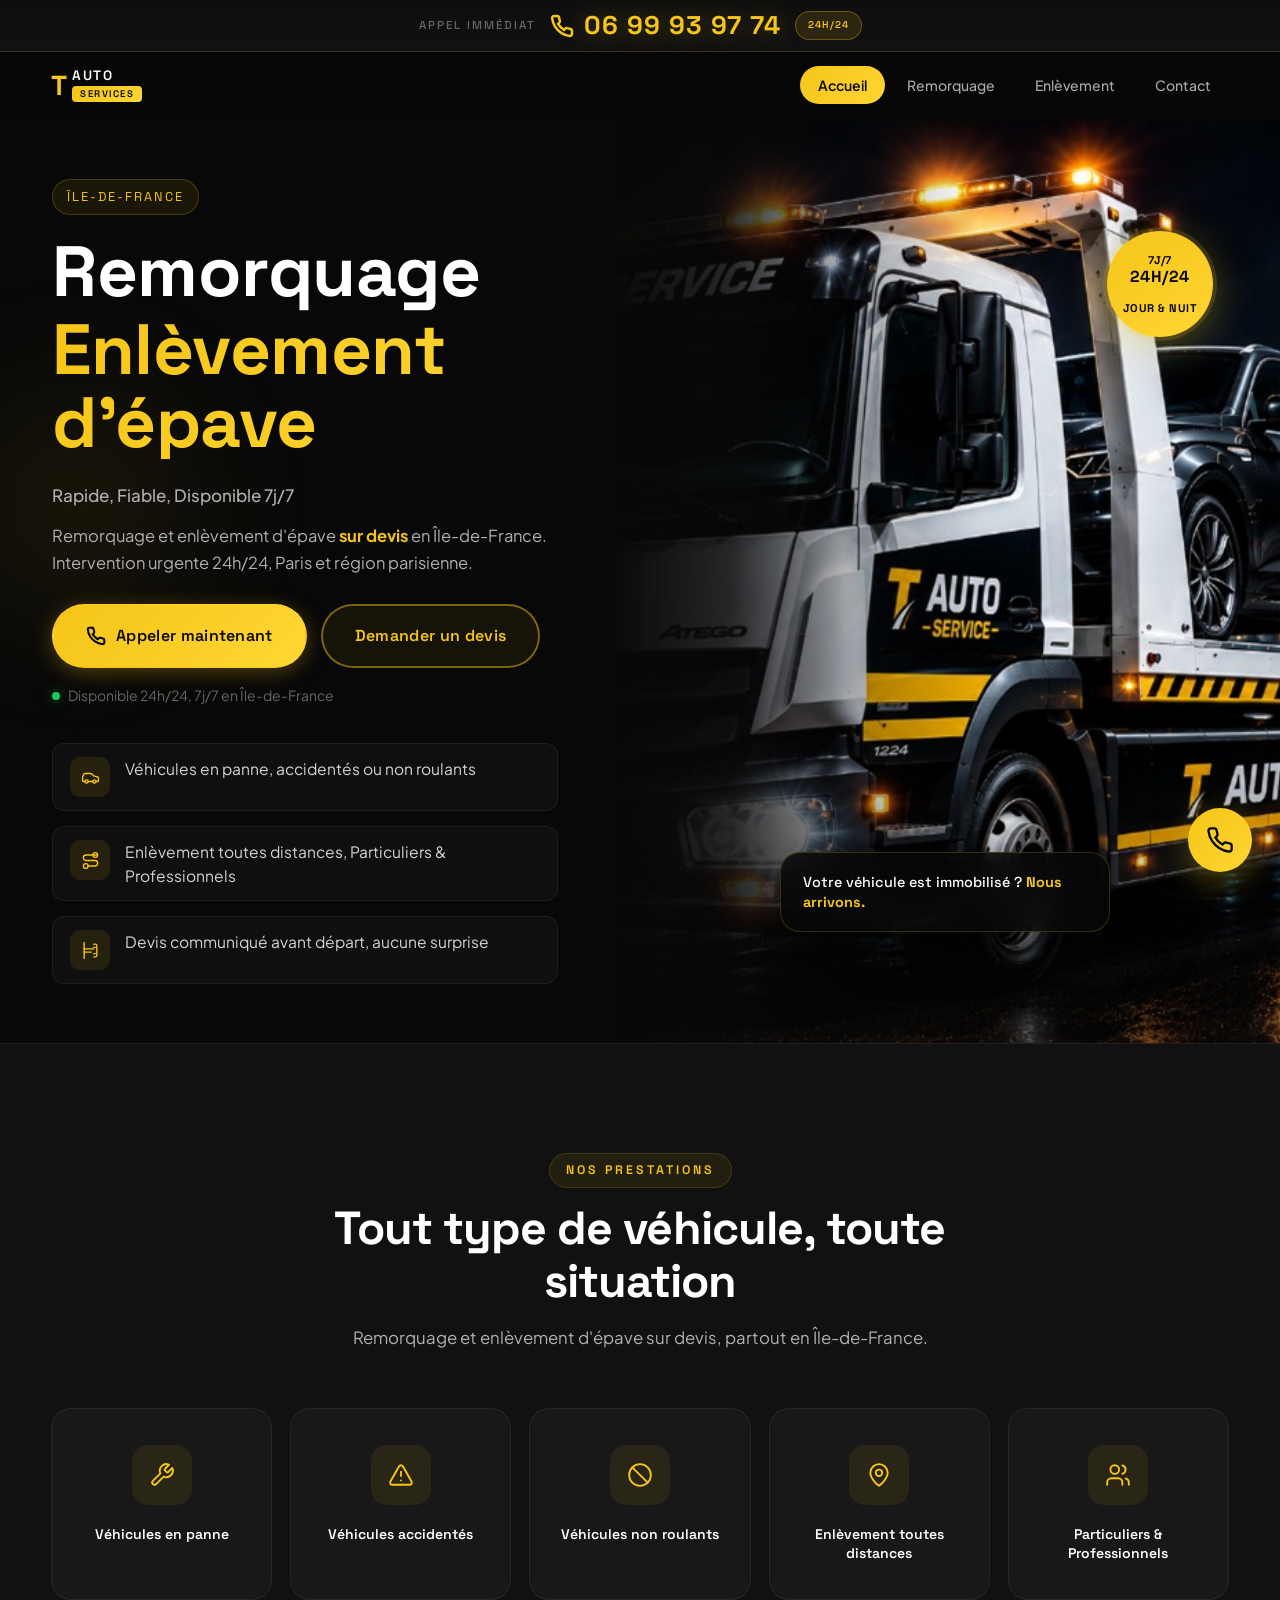
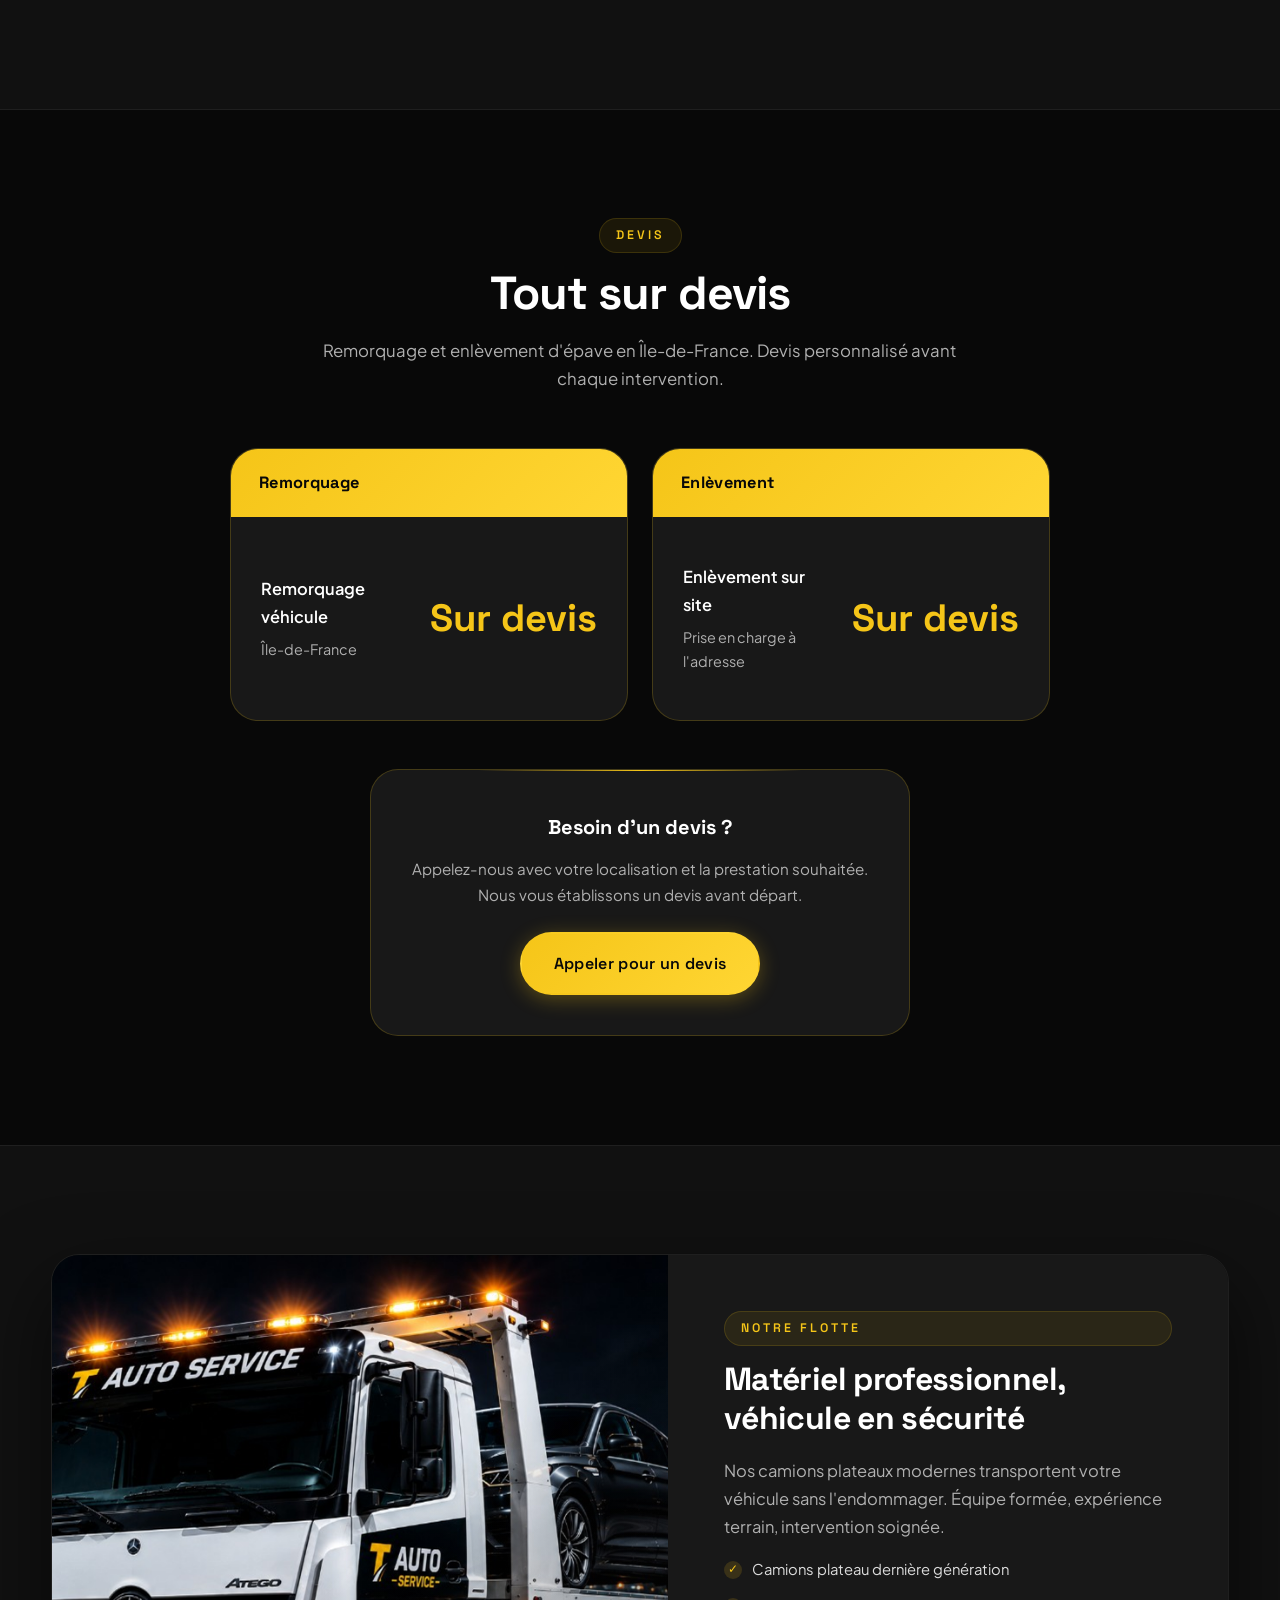
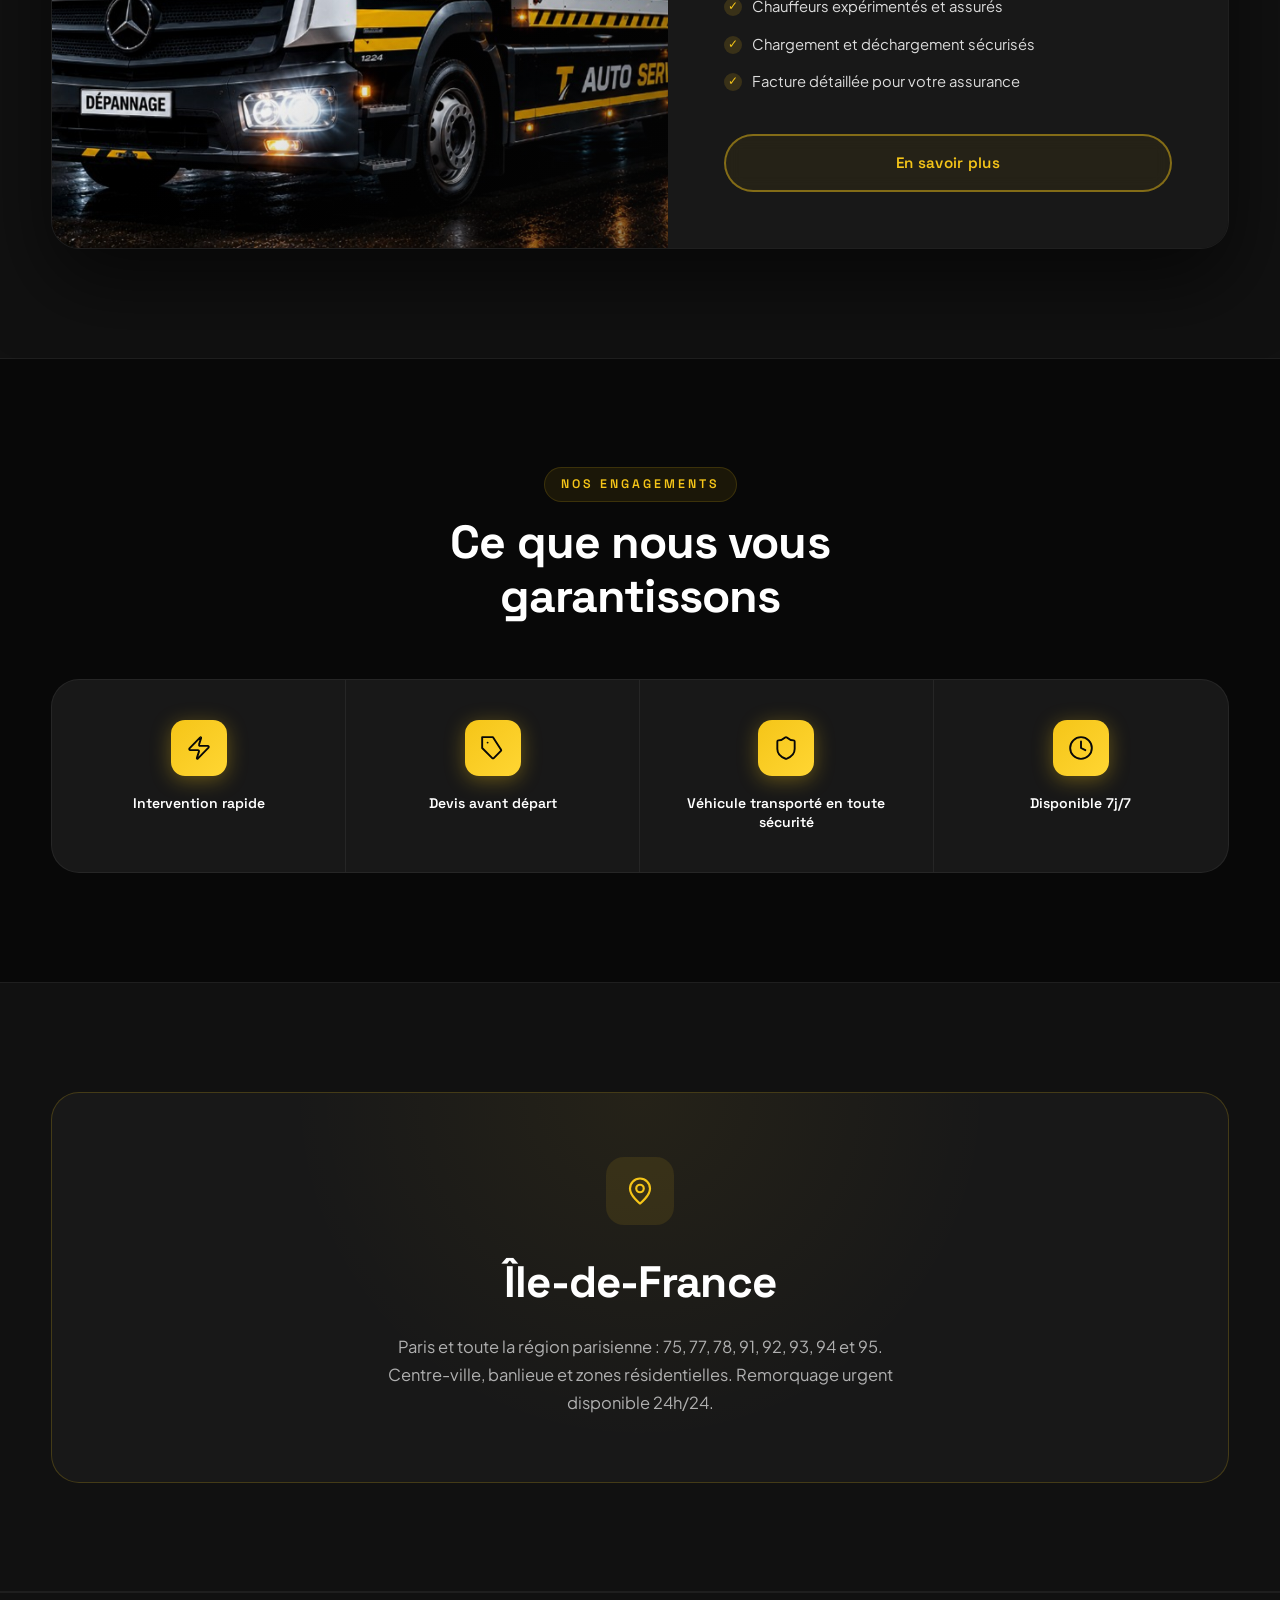
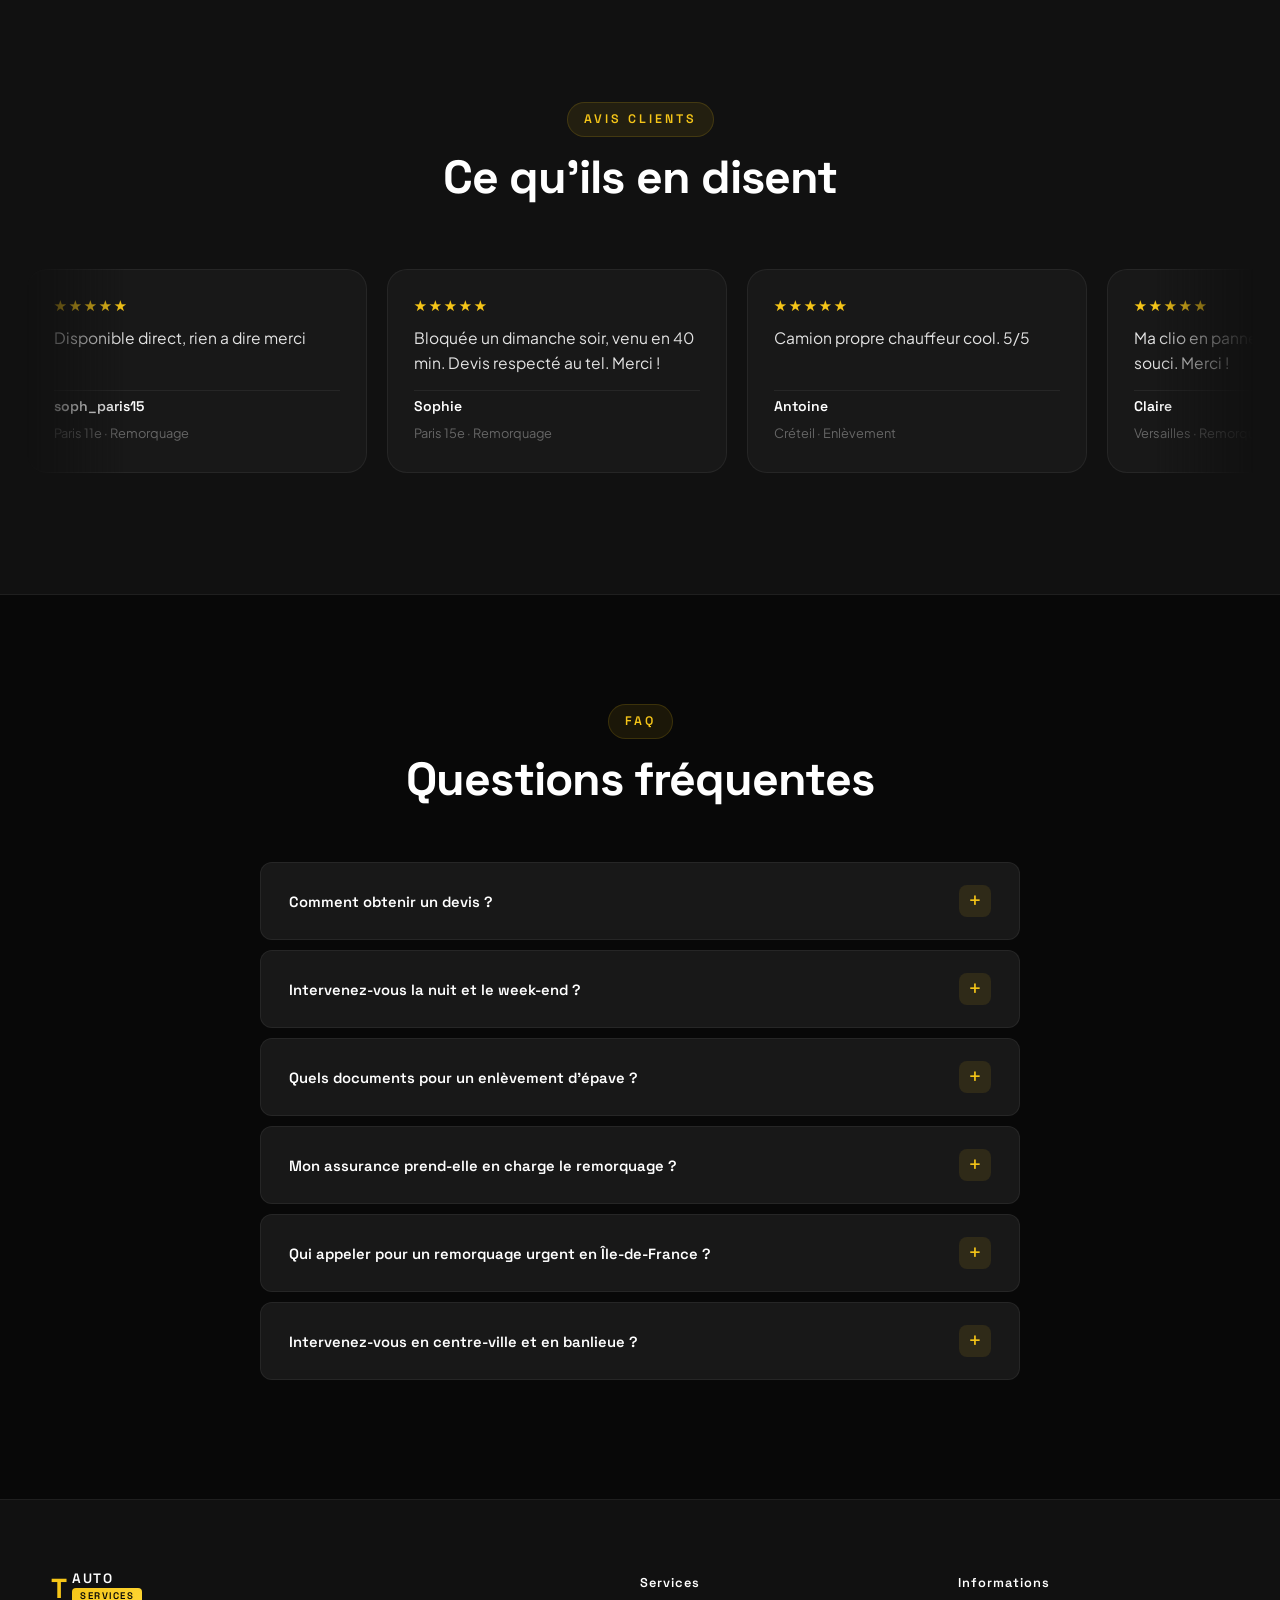
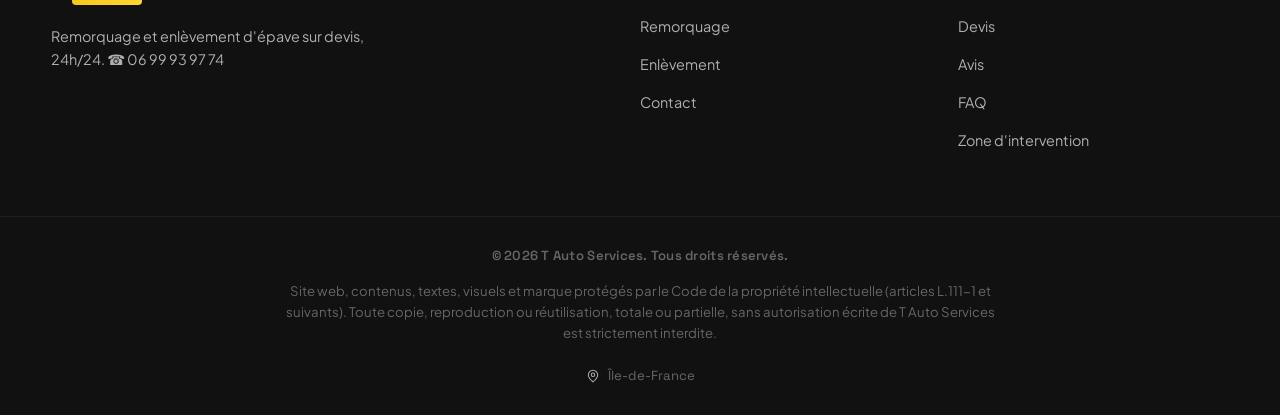
<file: index.html>
<!DOCTYPE html>
<!-- © 2026 T Auto Services. Tous droits réservés. Reproduction du site interdite sans autorisation écrite. -->
<html lang="fr">
<head>
  <meta charset="UTF-8">
  <meta name="viewport" content="width=device-width, initial-scale=1.0">
  <link rel="icon" href="/favicon.ico" sizes="48x48">
  <link rel="icon" type="image/png" sizes="48x48" href="/assets/favicon-48.png">
  <link rel="icon" type="image/png" sizes="192x192" href="/assets/apple-touch-icon.png">
  <link rel="apple-touch-icon" sizes="192x192" href="/assets/apple-touch-icon.png">
  <link rel="manifest" href="/manifest.webmanifest">
  <!-- Google tag (gtag.js) — Google Ads AW-18211673563 -->
  <script async src="https://www.googletagmanager.com/gtag/js?id=AW-18211673563"></script>
  <script>
    window.dataLayer = window.dataLayer || [];
    function gtag(){dataLayer.push(arguments);}
    gtag('js', new Date());
    gtag('config', 'AW-18211673563');
  </script>
  <title>Remorquage & Enlèvement d'Épave 24h/24 | T Auto Services 06 99 93 97 74</title>
  <meta name="description" content="Remorquage et enlèvement d'épave sur devis en Île-de-France. Intervention urgente 24h/24 Paris et région parisienne. Appelez le 06 99 93 97 74.">
  <meta name="keywords" content="remorquage ile de france, remorquage sur devis, remorquage 24h, enlèvement épave, épaviste paris, véhicule hors d'usage, T Auto Services">
  <meta name="robots" content="index, follow, max-snippet:-1, max-image-preview:large">
  <meta name="author" content="T Auto Services">
  <meta name="copyright" content="© 2026 T Auto Services. Tous droits réservés. Reproduction interdite.">
  <meta name="geo.region" content="FR-IDF">
  <meta name="geo.placename" content="Île-de-France">
  <meta name="geo.position" content="48.8566;2.3522">
  <meta name="ICBM" content="48.8566, 2.3522">
  <link rel="canonical" href="https://tautoservices.com/">
  <link rel="sitemap" type="application/xml" title="Sitemap" href="/sitemap.xml">
  <meta name="theme-color" content="#080808">
  <meta property="og:type" content="website">
  <meta property="og:locale" content="fr_FR">
  <meta property="og:title" content="T Auto Services | Remorquage & Enlèvement d'épave sur devis 24h/24">
  <meta property="og:description" content="Remorquage et enlèvement d'épave sur devis en Île-de-France. Urgence 24h/24. ☎ 06 99 93 97 74">
  <meta property="og:url" content="https://tautoservices.com/">
  <meta property="og:image" content="https://tautoservices.com/assets/hero-truck.png">
  <meta property="og:image:width" content="1024">
  <meta property="og:image:height" content="682">
  <meta property="og:image:alt" content="Camion dépanneuse T Auto Services, remorquage et enlèvement 24h/24 Île-de-France">
  <meta property="og:site_name" content="T Auto Services">
  <meta name="twitter:card" content="summary_large_image">
  <meta name="twitter:title" content="T Auto Services | Remorquage & Enlèvement d'épave 24h/24">
  <meta name="twitter:description" content="Remorquage et enlèvement d'épave sur devis en Île-de-France. Urgence 24h/24. 06 99 93 97 74">
  <meta name="twitter:image" content="https://tautoservices.com/assets/hero-truck.png">
  <meta name="format-detection" content="telephone=yes">
  <link rel="preconnect" href="https://fonts.googleapis.com">
  <link rel="preconnect" href="https://fonts.gstatic.com" crossorigin>
  <link href="https://fonts.googleapis.com/css2?family=Plus+Jakarta+Sans:wght@400;500;600;700&family=Space+Grotesk:wght@500;600;700&display=swap" rel="stylesheet">
  <link rel="stylesheet" href="/css/style.css?v=20260610">
  <script type="application/ld+json" src="/data/seo.json"></script>
  <script type="application/ld+json">
  {"@context":"https://schema.org","@type":"WebPage","@id":"https://tautoservices.com/#webpage","url":"https://tautoservices.com/","name":"T Auto Services | Remorquage et enlèvement d'épave sur devis","description":"Remorquage et enlèvement d'épave sur devis en Île-de-France. Intervention urgente 24h/24 Paris et région parisienne.","isPartOf":{"@id":"https://tautoservices.com/#website"},"about":{"@id":"https://tautoservices.com/#business"}}
  </script>
  <script type="application/ld+json">
  {"@context":"https://schema.org","@type":"FAQPage","@id":"https://tautoservices.com/#faq","mainEntity":[{"@type":"Question","name":"Comment obtenir un devis T Auto Services ?","acceptedAnswer":{"@type":"Answer","text":"Remorquage et enlèvement d'épave : tout sur devis. Appelez le 06 99 93 97 74 avec votre localisation. Devis sur simple appel avant départ, partout en Île-de-France."}},{"@type":"Question","name":"Intervenez-vous la nuit et le week-end ?","acceptedAnswer":{"@type":"Answer","text":"Oui, T Auto Services est disponible 24h/24 et 7j/7, y compris jours fériés. Appelez le 06 99 93 97 74."}},{"@type":"Question","name":"Mon assurance prend-elle en charge le remorquage ?","acceptedAnswer":{"@type":"Answer","text":"Souvent oui, selon votre contrat (assistance 0 km, garantie panne). Nous fournissons une facture détaillée pour votre remboursement."}},{"@type":"Question","name":"Quels documents pour un enlèvement d'épave ?","acceptedAnswer":{"@type":"Answer","text":"Carte grise barrée avec date et signature, pièce d'identité du titulaire et certificat de non-gage. Nous vous guidons par téléphone au 06 99 93 97 74."}},{"@type":"Question","name":"Qui appeler pour un remorquage urgent ?","acceptedAnswer":{"@type":"Answer","text":"Appelez T Auto Services au 06 99 93 97 74. Remorquage rapide 24h/24, devis avant départ, partout en Île-de-France."}},{"@type":"Question","name":"Intervenez-vous en centre-ville et en banlieue ?","acceptedAnswer":{"@type":"Answer","text":"Oui, nous intervenons en centre-ville, banlieue et zones résidentielles. Appelez le 06 99 93 97 74."}}]}
  </script>
</head>
<body data-seo-page="home">
  <a href="#main" class="skip-link">Aller au contenu principal</a>

  <div class="phone-bar">
    <a href="tel:+33699939774" class="phone-bar__link" aria-label="Appel immédiat, 06 99 93 97 74">
      <span class="phone-bar__label">Appel immédiat</span>
      <span class="phone-bar__number">
        <svg viewBox="0 0 24 24" fill="none" stroke="currentColor" stroke-width="2.5" aria-hidden="true"><path d="M22 16.92v3a2 2 0 0 1-2.18 2 19.79 19.79 0 0 1-8.63-3.07 19.5 19.5 0 0 1-6-6 19.79 19.79 0 0 1-3.07-8.67A2 2 0 0 1 4.11 2h3a2 2 0 0 1 2 1.72c.127.96.361 1.903.7 2.81a2 2 0 0 1-.45 2.11L8.09 9.91a16 16 0 0 0 6 6l1.27-1.27a2 2 0 0 1 2.11-.45c.907.339 1.85.573 2.81.7A2 2 0 0 1 22 16.92z"/></svg>
        06 99 93 97 74
      </span>
      <span class="phone-bar__badge">24h/24</span>
    </a>
  </div>

  <header class="header" id="header">
    <div class="container header__inner">
      <a href="/" class="logo logo--sm" aria-label="T Auto Services, Accueil">
        <span class="logo__t">T</span>
        <span class="logo__brand">
          <span class="logo__auto">Auto</span>
          <span class="logo__services">Services</span>
        </span>
      </a>
      <nav class="nav" id="nav" aria-label="Navigation principale">
        <ul class="nav__list">
          <li><a href="/" class="nav__link nav__link--active">Accueil</a></li>
          <li><a href="/remorquage.html" class="nav__link">Remorquage</a></li>
          <li><a href="/enlevement-epaves.html" class="nav__link">Enlèvement</a></li>
          <li><a href="/contact.html" class="nav__link">Contact</a></li>
        </ul>
      </nav>
      <button class="burger" id="burger" aria-label="Ouvrir le menu" aria-expanded="false" aria-controls="nav">
        <span></span><span></span><span></span>
      </button>
    </div>
  </header>

  <main id="main">
    <section class="hero">
      <div class="hero__layout">
        <div class="hero__content">
          <p class="hero__tagline">Île-de-France</p>
          <h1 class="hero__title">
            <span class="hero__title-line hero__title-line--white">Remorquage</span>
            <span class="hero__title-line hero__title-line--yellow">Enlèvement d'épave</span>
          </h1>
          <p class="hero__motto">Rapide, Fiable, Disponible 7j/7</p>
          <p class="hero__lead">Remorquage et enlèvement d'épave <strong>sur devis</strong> en Île-de-France. Intervention urgente 24h/24, Paris et région parisienne.</p>
          <div class="hero__actions">
            <a href="tel:+33699939774" class="btn btn--yellow btn--lg">
              <svg width="20" height="20" viewBox="0 0 24 24" fill="none" stroke="currentColor" stroke-width="2.5" aria-hidden="true"><path d="M22 16.92v3a2 2 0 0 1-2.18 2 19.79 19.79 0 0 1-8.63-3.07 19.5 19.5 0 0 1-6-6 19.79 19.79 0 0 1-3.07-8.67A2 2 0 0 1 4.11 2h3a2 2 0 0 1 2 1.72c.127.96.361 1.903.7 2.81a2 2 0 0 1-.45 2.11L8.09 9.91a16 16 0 0 0 6 6l1.27-1.27a2 2 0 0 1 2.11-.45c.907.339 1.85.573 2.81.7A2 2 0 0 1 22 16.92z"/></svg>
              Appeler maintenant
            </a>
            <a href="#devis" class="btn btn--outline-yellow btn--lg">Demander un devis</a>
          </div>
          <p class="hero__availability">Disponible 24h/24, 7j/7 en Île-de-France</p>
          <ul class="hero__features">
            <li class="hero__feature">
              <span class="hero__feature-icon" aria-hidden="true">
                <svg class="icon" viewBox="0 0 24 24" fill="none" stroke="currentColor" stroke-width="1.75" stroke-linecap="round" stroke-linejoin="round"><path d="M19 17h2c.6 0 1-.4 1-1v-3c0-.9-.7-1.7-1.5-1.9C18.7 10.6 16 10 16 10s-1.3-1.4-2.2-2.3c-.5-.4-1.1-.7-1.8-.7H5c-.6 0-1.1.4-1.4.9l-1.4 2.9A3.7 3.7 0 0 0 2 12v4c0 .6.4 1 1 1h2"/><circle cx="7" cy="17" r="2"/><path d="M9 17h6"/><circle cx="17" cy="17" r="2"/></svg>
              </span>
              <span>Véhicules en panne, accidentés ou non roulants</span>
            </li>
            <li class="hero__feature">
              <span class="hero__feature-icon" aria-hidden="true">
                <svg class="icon" viewBox="0 0 24 24" fill="none" stroke="currentColor" stroke-width="1.75" stroke-linecap="round" stroke-linejoin="round"><circle cx="6" cy="19" r="3"/><path d="M9 19h8.5a3.5 3.5 0 0 0 0-7h-11a3.5 3.5 0 0 1 0-7H20"/><circle cx="18" cy="5" r="3"/></svg>
              </span>
              <span>Enlèvement toutes distances, Particuliers &amp; Professionnels</span>
            </li>
            <li class="hero__feature">
              <span class="hero__feature-icon" aria-hidden="true">
                <svg class="icon" viewBox="0 0 24 24" fill="none" stroke="currentColor" stroke-width="1.75" stroke-linecap="round" stroke-linejoin="round"><path d="M4 10h12"/><path d="M4 14h9"/><path d="M4 2v20"/><path d="M16 4h2a2 2 0 0 1 2 2v12a2 2 0 0 1-2 2h-2"/><path d="M16 8h2"/><path d="M16 16h2"/></svg>
              </span>
              <span>Devis communiqué avant départ, aucune surprise</span>
            </li>
          </ul>
        </div>
        <div class="hero__media">
          <img src="/assets/hero-truck.png" alt="Camion dépanneuse T Auto Services en intervention de nuit, remorquage 24h/24 Île-de-France" class="hero__media-img" width="1024" height="682" fetchpriority="high" decoding="async">
          <div class="hero__media-fade" aria-hidden="true"></div>
          <div class="hero__badge" aria-label="Disponible 7 jours sur 7, 24 heures sur 24">
            7J/7<br><span>24H/24</span><br>JOUR &amp; NUIT
          </div>
          <div class="hero__bubble">
            <p>Votre véhicule est immobilisé ? <strong>Nous arrivons.</strong></p>
          </div>
        </div>
      </div>
    </section>

    <section class="section section--dark" id="services">
      <div class="container">
        <header class="section__header">
          <span class="section__label">Nos prestations</span>
          <h2>Tout type de véhicule, toute situation</h2>
          <p>Remorquage et enlèvement d'épave sur devis, partout en Île-de-France.</p>
        </header>
        <div class="services-grid">
          <article class="service-item">
            <div class="service-item__icon" aria-hidden="true">
              <svg class="icon" viewBox="0 0 24 24" fill="none" stroke="currentColor" stroke-width="1.75" stroke-linecap="round" stroke-linejoin="round"><path d="M14.7 6.3a1 1 0 0 0 0 1.4l1.6 1.6a1 1 0 0 0 1.4 0l3.77-3.77a6 6 0 0 1-7.94 7.94l-6.91 6.91a2.12 2.12 0 0 1-3-3l6.91-6.91a6 6 0 0 1 7.94-7.94l-3.76 3.76z"/></svg>
            </div>
            <h3>Véhicules en panne</h3>
          </article>
          <article class="service-item">
            <div class="service-item__icon" aria-hidden="true">
              <svg class="icon" viewBox="0 0 24 24" fill="none" stroke="currentColor" stroke-width="1.75" stroke-linecap="round" stroke-linejoin="round"><path d="m21.73 18-8-14a2 2 0 0 0-3.48 0l-8 14A2 2 0 0 0 4 21h16a2 2 0 0 0 1.73-3"/><path d="M12 9v4"/><path d="M12 17h.01"/></svg>
            </div>
            <h3>Véhicules accidentés</h3>
          </article>
          <article class="service-item">
            <div class="service-item__icon" aria-hidden="true">
              <svg class="icon" viewBox="0 0 24 24" fill="none" stroke="currentColor" stroke-width="1.75" stroke-linecap="round" stroke-linejoin="round"><circle cx="12" cy="12" r="10"/><path d="m4.9 4.9 14.2 14.2"/></svg>
            </div>
            <h3>Véhicules non roulants</h3>
          </article>
          <article class="service-item">
            <div class="service-item__icon" aria-hidden="true">
              <svg class="icon" viewBox="0 0 24 24" fill="none" stroke="currentColor" stroke-width="1.75" stroke-linecap="round" stroke-linejoin="round"><path d="M20 10c0 6-8 12-8 12s-8-6-8-12a8 8 0 0 1 16 0Z"/><circle cx="12" cy="10" r="3"/></svg>
            </div>
            <h3>Enlèvement toutes distances</h3>
          </article>
          <article class="service-item">
            <div class="service-item__icon" aria-hidden="true">
              <svg class="icon" viewBox="0 0 24 24" fill="none" stroke="currentColor" stroke-width="1.75" stroke-linecap="round" stroke-linejoin="round"><path d="M16 21v-2a4 4 0 0 0-4-4H6a4 4 0 0 0-4 4v2"/><circle cx="9" cy="7" r="4"/><path d="M22 21v-2a4 4 0 0 0-3-3.87"/><path d="M16 3.13a4 4 0 0 1 0 7.75"/></svg>
            </div>
            <h3>Particuliers &amp; Professionnels</h3>
          </article>
        </div>
      </div>
    </section>

    <section class="section section--black" id="devis">
      <div class="container">
        <header class="section__header">
          <span class="section__label">Devis</span>
          <h2>Tout sur devis</h2>
          <p>Remorquage et enlèvement d'épave en Île-de-France. Devis personnalisé avant chaque intervention.</p>
        </header>
        <div class="pricing pricing--simple">
          <div class="pricing__main">
            <div class="pricing__header">Remorquage</div>
            <div class="pricing__body">
              <div class="pricing__row">
                <div class="pricing__label">
                  <strong>Remorquage véhicule</strong>
                  Île-de-France
                </div>
                <div class="pricing__price">Sur devis</div>
              </div>
            </div>
          </div>
          <div class="pricing__main">
            <div class="pricing__header">Enlèvement</div>
            <div class="pricing__body">
              <div class="pricing__row">
                <div class="pricing__label">
                  <strong>Enlèvement sur site</strong>
                  Prise en charge à l'adresse
                </div>
                <div class="pricing__price">Sur devis</div>
              </div>
            </div>
          </div>
        </div>
        <div class="pricing__cta">
          <h3>Besoin d'un devis ?</h3>
          <p>Appelez-nous avec votre localisation et la prestation souhaitée. Nous vous établissons un devis avant départ.</p>
          <a href="tel:+33699939774" class="btn btn--yellow btn--lg">Appeler pour un devis</a>
        </div>
      </div>
    </section>

    <section class="section section--dark">
      <div class="container">
        <div class="showcase">
          <div class="showcase__image">
            <img src="/assets/hero-truck.png" alt="Flotte T Auto Services, camion plateau professionnel" loading="lazy" width="600" height="400">
          </div>
          <div class="showcase__content">
            <span class="section__label">Notre flotte</span>
            <h2>Matériel professionnel, véhicule en sécurité</h2>
            <p>Nos camions plateaux modernes transportent votre véhicule sans l'endommager. Équipe formée, expérience terrain, intervention soignée.</p>
            <ul class="checklist">
              <li>Camions plateau dernière génération</li>
              <li>Chauffeurs expérimentés et assurés</li>
              <li>Chargement et déchargement sécurisés</li>
              <li>Facture détaillée pour votre assurance</li>
            </ul>
            <br>
            <a href="/remorquage.html" class="btn btn--outline-yellow">En savoir plus</a>
          </div>
        </div>
      </div>
    </section>

    <section class="section section--black">
      <div class="container">
        <header class="section__header">
          <span class="section__label">Nos engagements</span>
          <h2>Ce que nous vous garantissons</h2>
        </header>
        <div class="engagements">
          <article class="engagement">
            <div class="engagement__icon" aria-hidden="true">
              <svg class="icon icon--dark" viewBox="0 0 24 24" fill="none" stroke="currentColor" stroke-width="1.75" stroke-linecap="round" stroke-linejoin="round"><path d="M4 14a1 1 0 0 1-.78-1.63l9.9-10.2a.5.5 0 0 1 .86.46l-1.92 6.02A1 1 0 0 0 13 10h7a1 1 0 0 1 .78 1.63l-9.9 10.2a.5.5 0 0 1-.86-.46l1.92-6.02A1 1 0 0 0 11 14z"/></svg>
            </div>
            <h3>Intervention rapide</h3>
          </article>
          <article class="engagement">
            <div class="engagement__icon" aria-hidden="true">
              <svg class="icon icon--dark" viewBox="0 0 24 24" fill="none" stroke="currentColor" stroke-width="1.75" stroke-linecap="round" stroke-linejoin="round"><path d="M12 2H2v10l9.29 9.29a1 1 0 0 0 1.42 0l6.58-6.58a1 1 0 0 0 0-1.42L12 2Z"/><path d="M7 7h.01"/></svg>
            </div>
            <h3>Devis avant départ</h3>
          </article>
          <article class="engagement">
            <div class="engagement__icon" aria-hidden="true">
              <svg class="icon icon--dark" viewBox="0 0 24 24" fill="none" stroke="currentColor" stroke-width="1.75" stroke-linecap="round" stroke-linejoin="round"><path d="M20 13c0 5-3.5 7.5-7.66 8.95a1 1 0 0 1-.67-.01C7.5 20.5 4 18 4 13V6a1 1 0 0 1 1-1c2 0 4.5-1.2 6.24-2.72a1.17 1.17 0 0 1 1.52 0C14.51 3.81 17 5 19 5a1 1 0 0 1 1 1z"/></svg>
            </div>
            <h3>Véhicule transporté en toute sécurité</h3>
          </article>
          <article class="engagement">
            <div class="engagement__icon" aria-hidden="true">
              <svg class="icon icon--dark" viewBox="0 0 24 24" fill="none" stroke="currentColor" stroke-width="1.75" stroke-linecap="round" stroke-linejoin="round"><circle cx="12" cy="12" r="10"/><path d="M12 6v6l4 2"/></svg>
            </div>
            <h3>Disponible 7j/7</h3>
          </article>
        </div>
      </div>
    </section>

    <section class="section section--dark" id="zone">
      <div class="container">
        <div class="zone-banner">
          <div class="zone-banner__icon" aria-hidden="true">
            <svg class="icon icon--lg" viewBox="0 0 24 24" fill="none" stroke="currentColor" stroke-width="1.75" stroke-linecap="round" stroke-linejoin="round"><path d="M20 10c0 6-8 12-8 12s-8-6-8-12a8 8 0 0 1 16 0Z"/><circle cx="12" cy="10" r="3"/></svg>
          </div>
          <h2>Île-de-France</h2>
          <p>Paris et toute la région parisienne : 75, 77, 78, 91, 92, 93, 94 et 95. Centre-ville, banlieue et zones résidentielles. Remorquage urgent disponible 24h/24.</p>
        </div>
      </div>
    </section>

    <section class="section section--dark" id="avis">
      <div class="container">
        <header class="section__header">
          <span class="section__label">Avis clients</span>
          <h2>Ce qu'ils en disent</h2>
        </header>
        <div class="reviews-marquee" id="reviews-marquee" aria-label="Avis clients qui défilent">
          <div class="reviews-marquee__track" id="reviews-track"></div>
        </div>
      </div>
    </section>

    <section class="section section--black" id="faq">
      <div class="container container--narrow">
        <header class="section__header">
          <span class="section__label">FAQ</span>
          <h2>Questions fréquentes</h2>
        </header>
        <div class="faq">
          <details class="faq__item">
            <summary>Comment obtenir un devis ?</summary>
            <p><strong>Remorquage et enlèvement d'épave : tout sur devis.</strong> Appelez le <a href="tel:+33699939774">06 99 93 97 74</a> avec votre localisation : devis sur simple appel avant départ, partout en Île-de-France.</p>
          </details>
          <details class="faq__item">
            <summary>Intervenez-vous la nuit et le week-end ?</summary>
            <p>Oui, T Auto Services est disponible <strong>24h/24 et 7j/7</strong> en Île-de-France, y compris jours fériés.</p>
          </details>
          <details class="faq__item">
            <summary>Quels documents pour un enlèvement d'épave ?</summary>
            <p>La <strong>carte grise barrée</strong> avec date et signature, une pièce d'identité du titulaire et un certificat de non-gage. On vous guide par téléphone.</p>
          </details>
          <details class="faq__item">
            <summary>Mon assurance prend-elle en charge le remorquage ?</summary>
            <p>Souvent oui, selon votre contrat (assistance 0 km, garantie panne…). Nous vous fournissons une facture détaillée pour faciliter votre remboursement.</p>
          </details>
          <details class="faq__item">
            <summary>Qui appeler pour un remorquage urgent en Île-de-France ?</summary>
            <p>Appelez <strong>T Auto Services au <a href="tel:+33699939774">06 99 93 97 74</a></strong>. Remorquage rapide 24h/24, devis avant départ.</p>
          </details>
          <details class="faq__item">
            <summary>Intervenez-vous en centre-ville et en banlieue ?</summary>
            <p>Oui, nous intervenons en <strong>centre-ville, banlieue</strong> et zones résidentielles en Île-de-France. Urgence 24h/24 : <a href="tel:+33699939774">06 99 93 97 74</a>.</p>
          </details>
        </div>
      </div>
    </section>
  </main>

  <footer class="footer">
    <div class="container footer__grid">
      <div class="footer__brand">
        <a href="/" class="logo logo--sm">
          <span class="logo__t">T</span>
          <span class="logo__brand">
            <span class="logo__auto">Auto</span>
            <span class="logo__services">Services</span>
          </span>
        </a>
        <p>Remorquage et enlèvement d'épave sur devis, 24h/24. ☎ <a href="tel:+33699939774">06 99 93 97 74</a></p>
      </div>
      <nav aria-label="Liens services">
        <h3>Services</h3>
        <ul>
          <li><a href="/remorquage.html">Remorquage</a></li>
          <li><a href="/enlevement-epaves.html">Enlèvement</a></li>
          <li><a href="/contact.html">Contact</a></li>
        </ul>
      </nav>
      <nav aria-label="Liens utiles">
        <h3>Informations</h3>
        <ul>
          <li><a href="/#devis">Devis</a></li>
          <li><a href="/#avis">Avis</a></li>
          <li><a href="/#faq">FAQ</a></li>
          <li><a href="/#zone">Zone d'intervention</a></li>
        </ul>
      </nav>
    </div>
    <div class="footer__bottom">
      <div class="container footer__bottom-inner">
        <p class="footer__copyright">&copy; 2026 T Auto Services. Tous droits réservés.</p>
        <p class="footer__legal">Site web, contenus, textes, visuels et marque protégés par le Code de la propriété intellectuelle (articles L.111-1 et suivants). Toute copie, reproduction ou réutilisation, totale ou partielle, sans autorisation écrite de T Auto Services est strictement interdite.</p>
        <p class="footer__location"><svg class="icon icon--inline" viewBox="0 0 24 24" fill="none" stroke="currentColor" stroke-width="1.75" aria-hidden="true"><path d="M20 10c0 6-8 12-8 12s-8-6-8-12a8 8 0 0 1 16 0Z"/><circle cx="12" cy="10" r="3"/></svg> Île-de-France</p>
      </div>
    </div>
  </footer>

  <a href="tel:+33699939774" class="float-call" aria-label="Appeler T Auto Services, 06 99 93 97 74">
    <svg width="28" height="28" viewBox="0 0 24 24" fill="none" stroke="currentColor" stroke-width="2" aria-hidden="true"><path d="M22 16.92v3a2 2 0 0 1-2.18 2 19.79 19.79 0 0 1-8.63-3.07 19.5 19.5 0 0 1-6-6 19.79 19.79 0 0 1-3.07-8.67A2 2 0 0 1 4.11 2h3a2 2 0 0 1 2 1.72c.127.96.361 1.903.7 2.81a2 2 0 0 1-.45 2.11L8.09 9.91a16 16 0 0 0 6 6l1.27-1.27a2 2 0 0 1 2.11-.45c.907.339 1.85.573 2.81.7A2 2 0 0 1 22 16.92z"/></svg>
  </a>

  <script src="/js/main.js?v=20260610"></script>
</body>
</html>
</file>
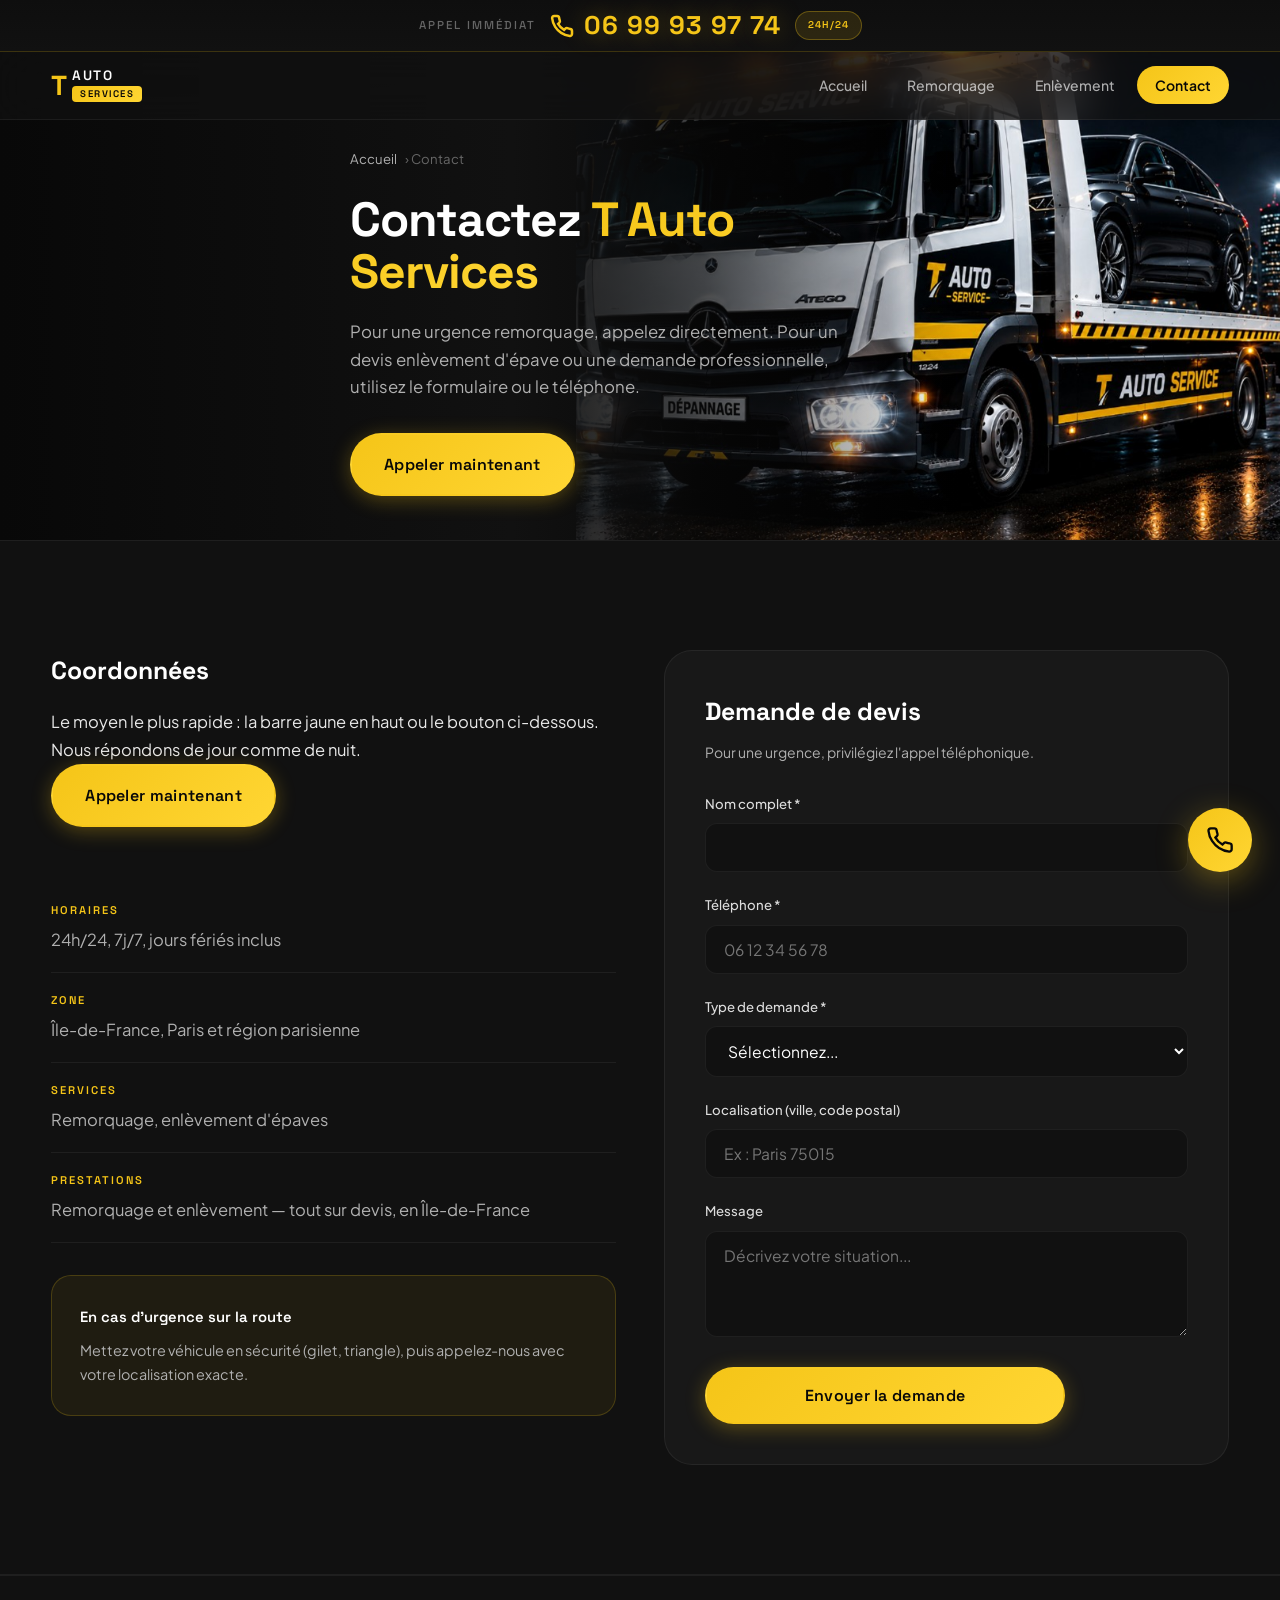
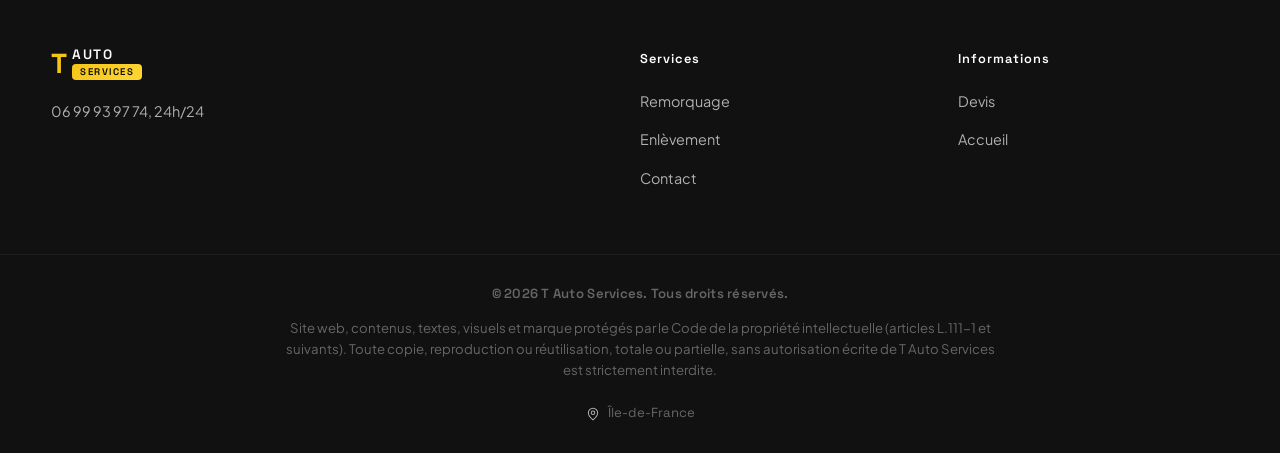
<file: contact.html>
<!DOCTYPE html>
<html lang="fr">
<head>
  <meta charset="UTF-8">
  <meta name="viewport" content="width=device-width, initial-scale=1.0">
  <link rel="icon" href="/favicon.ico" sizes="48x48">
  <link rel="icon" type="image/png" sizes="48x48" href="/assets/favicon-48.png">
  <link rel="icon" type="image/png" sizes="192x192" href="/assets/apple-touch-icon.png">
  <link rel="apple-touch-icon" sizes="192x192" href="/assets/apple-touch-icon.png">
  <link rel="manifest" href="/manifest.webmanifest">
  <!-- Google tag (gtag.js) — Google Ads AW-18211673563 -->
  <script async src="https://www.googletagmanager.com/gtag/js?id=AW-18211673563"></script>
  <script>
    window.dataLayer = window.dataLayer || [];
    function gtag(){dataLayer.push(arguments);}
    gtag('js', new Date());
    gtag('config', 'AW-18211673563');
  </script>
  <title>Contact & Devis | T Auto Services, 06 99 93 97 74</title>
  <meta name="description" content="Appelez T Auto Services 24h/24 : remorquage et enlèvement d'épave sur devis en Île-de-France. ☎ 06 99 93 97 74">
  <meta name="robots" content="index, follow, max-snippet:-1, max-image-preview:large">
  <meta name="copyright" content="© 2026 T Auto Services. Tous droits réservés. Reproduction interdite.">
  <link rel="canonical" href="https://tautoservices.com/contact">
  <meta property="og:type" content="website">
  <meta property="og:locale" content="fr_FR">
  <meta property="og:title" content="Contact & Devis 24h/24 | T Auto Services">
  <meta property="og:description" content="Urgence remorquage ou enlèvement d'épave. Disponible 24h/24. ☎ 06 99 93 97 74">
  <meta property="og:url" content="https://tautoservices.com/contact">
  <meta property="og:image" content="https://tautoservices.com/assets/hero-truck.png">
  <meta property="og:image:width" content="1024">
  <meta property="og:image:height" content="682">
  <meta property="og:image:alt" content="Camion dépanneuse T Auto Services, remorquage et enlèvement 24h/24 Île-de-France">
  <meta property="og:site_name" content="T Auto Services">
  <meta name="twitter:card" content="summary_large_image">
  <meta name="twitter:title" content="Contact & Devis 24h/24 | T Auto Services">
  <meta name="twitter:description" content="Urgence remorquage ou enlèvement d'épave. ☎ 06 99 93 97 74">
  <meta name="twitter:image" content="https://tautoservices.com/assets/hero-truck.png">
  <meta name="format-detection" content="telephone=yes">
  <link rel="preconnect" href="https://fonts.googleapis.com">
  <link rel="preconnect" href="https://fonts.gstatic.com" crossorigin>
  <link href="https://fonts.googleapis.com/css2?family=Plus+Jakarta+Sans:wght@400;500;600;700&family=Space+Grotesk:wght@500;600;700&display=swap" rel="stylesheet">
  <link rel="stylesheet" href="/css/style.css?v=20260610">
  <script type="application/ld+json" src="/data/seo.json"></script>
  <script type="application/ld+json">
  {"@context":"https://schema.org","@type":"BreadcrumbList","itemListElement":[{"@type":"ListItem","position":1,"name":"Accueil","item":"https://tautoservices.com/"},{"@type":"ListItem","position":2,"name":"Contact","item":"https://tautoservices.com/contact"}]}
  </script>
  <script type="application/ld+json">
  {"@context":"https://schema.org","@type":"ContactPage","name":"Contact T Auto Services","url":"https://tautoservices.com/contact","mainEntity":{"@id":"https://tautoservices.com/#business"}}
  </script>
</head>
<body data-seo-page="contact">
  <a href="#main" class="skip-link">Aller au contenu principal</a>
  <div class="phone-bar">
    <a href="tel:+33699939774" class="phone-bar__link" aria-label="Appel immédiat, 06 99 93 97 74">
      <span class="phone-bar__label">Appel immédiat</span>
      <span class="phone-bar__number">
        <svg viewBox="0 0 24 24" fill="none" stroke="currentColor" stroke-width="2.5" aria-hidden="true"><path d="M22 16.92v3a2 2 0 0 1-2.18 2 19.79 19.79 0 0 1-8.63-3.07 19.5 19.5 0 0 1-6-6 19.79 19.79 0 0 1-3.07-8.67A2 2 0 0 1 4.11 2h3a2 2 0 0 1 2 1.72c.127.96.361 1.903.7 2.81a2 2 0 0 1-.45 2.11L8.09 9.91a16 16 0 0 0 6 6l1.27-1.27a2 2 0 0 1 2.11-.45c.907.339 1.85.573 2.81.7A2 2 0 0 1 22 16.92z"/></svg>
        06 99 93 97 74
      </span>
      <span class="phone-bar__badge">24h/24</span>
    </a>
  </div>
  <header class="header" id="header">
    <div class="container header__inner">
      <a href="/" class="logo logo--sm"><span class="logo__t">T</span><span class="logo__brand"><span class="logo__auto">Auto</span><span class="logo__services">Services</span></span></a>
      <nav class="nav" id="nav" aria-label="Navigation principale">
        <ul class="nav__list">
          <li><a href="/" class="nav__link">Accueil</a></li>
          <li><a href="/remorquage.html" class="nav__link">Remorquage</a></li>
          <li><a href="/enlevement-epaves.html" class="nav__link">Enlèvement</a></li>
          <li><a href="/contact.html" class="nav__link nav__link--active">Contact</a></li>
        </ul>
      </nav>
      <button class="burger" id="burger" aria-label="Ouvrir le menu" aria-expanded="false"><span></span><span></span><span></span></button>
    </div>
  </header>

  <main id="main">
    <section class="page-hero">
      <div class="page-hero__bg">
        <img src="/assets/hero-truck.png" alt="Camion dépanneuse T Auto Services en intervention de nuit, remorquage 24h/24 Île-de-France" width="1024" height="682" loading="eager">
      </div>
      <div class="page-hero__shade" aria-hidden="true"></div>
      <div class="container page-hero__body">
        <nav class="breadcrumb" aria-label="Fil d'Ariane"><a href="/">Accueil</a> › Contact</nav>
        <h1>Contactez <span>T Auto Services</span></h1>
        <p class="page-hero__lead">Pour une urgence remorquage, appelez directement. Pour un devis enlèvement d'épave ou une demande professionnelle, utilisez le formulaire ou le téléphone.</p>
        <a href="tel:+33699939774" class="btn btn--yellow btn--lg">Appeler maintenant</a>
      </div>
    </section>

    <section class="section section--dark">
      <div class="container contact-grid">
        <div class="contact-info">
          <h2>Coordonnées</h2>
          <p>Le moyen le plus rapide : la barre jaune en haut ou le bouton ci-dessous. Nous répondons de jour comme de nuit.</p>
          <a href="tel:+33699939774" class="btn btn--yellow btn--lg contact__call">Appeler maintenant</a>

          <div class="contact-details">
            <div class="contact-detail"><strong>Horaires</strong><span>24h/24, 7j/7, jours fériés inclus</span></div>
            <div class="contact-detail"><strong>Zone</strong><span>Île-de-France, Paris et région parisienne</span></div>
            <div class="contact-detail"><strong>Services</strong><span>Remorquage, enlèvement d'épaves</span></div>
            <div class="contact-detail"><strong>Prestations</strong><span>Remorquage et enlèvement — tout sur devis, en Île-de-France</span></div>
          </div>

          <div class="contact-urgency">
            <h3>En cas d'urgence sur la route</h3>
            <p>Mettez votre véhicule en sécurité (gilet, triangle), puis appelez-nous avec votre localisation exacte.</p>
          </div>
        </div>

        <form class="contact-form" id="contact-form" action="#" method="post">
          <h2>Demande de devis</h2>
          <p class="form-note">Pour une urgence, privilégiez l'appel téléphonique.</p>
          <div class="form-group">
            <label for="name">Nom complet *</label>
            <input type="text" id="name" name="name" required autocomplete="name">
          </div>
          <div class="form-group">
            <label for="phone">Téléphone *</label>
            <input type="tel" id="phone" name="phone" required autocomplete="tel" placeholder="06 12 34 56 78">
          </div>
          <div class="form-group">
            <label for="service">Type de demande *</label>
            <select id="service" name="service" required>
              <option value="">Sélectionnez...</option>
              <option value="remorquage">Remorquage urgent</option>
              <option value="epave">Enlèvement d'épave</option>
              <option value="pro">Demande professionnelle</option>
              <option value="devis">Devis / renseignement</option>
            </select>
          </div>
          <div class="form-group">
            <label for="location">Localisation (ville, code postal)</label>
            <input type="text" id="location" name="location" placeholder="Ex : Paris 75015">
          </div>
          <div class="form-group">
            <label for="message">Message</label>
            <textarea id="message" name="message" rows="4" placeholder="Décrivez votre situation..."></textarea>
          </div>
          <button type="submit" class="btn btn--yellow btn--lg btn--block">Envoyer la demande</button>
          <p class="form-success" id="form-success" hidden>Merci ! Pour une réponse immédiate, appelez le <a href="tel:+33699939774">06 99 93 97 74</a>.</p>
        </form>
      </div>
    </section>
  </main>

  <footer class="footer">
    <div class="container footer__grid">
      <div class="footer__brand">
        <a href="/" class="logo logo--sm"><span class="logo__t">T</span><span class="logo__brand"><span class="logo__auto">Auto</span><span class="logo__services">Services</span></span></a>
        <p>06 99 93 97 74, 24h/24</p>
      </div>
      <nav aria-label="Services"><h3>Services</h3><ul><li><a href="/remorquage.html">Remorquage</a></li><li><a href="/enlevement-epaves.html">Enlèvement</a></li><li><a href="/contact.html">Contact</a></li></ul></nav>
      <nav aria-label="Infos"><h3>Informations</h3><ul><li><a href="/#devis">Devis</a></li><li><a href="/">Accueil</a></li></ul></nav>
    </div>
    <div class="footer__bottom"><div class="container footer__bottom-inner"><p class="footer__copyright">&copy; 2026 T Auto Services. Tous droits réservés.</p><p class="footer__legal">Site web, contenus, textes, visuels et marque protégés par le Code de la propriété intellectuelle (articles L.111-1 et suivants). Toute copie, reproduction ou réutilisation, totale ou partielle, sans autorisation écrite de T Auto Services est strictement interdite.</p><p class="footer__location"><svg class="icon icon--inline" viewBox="0 0 24 24" fill="none" stroke="currentColor" stroke-width="1.75" aria-hidden="true"><path d="M20 10c0 6-8 12-8 12s-8-6-8-12a8 8 0 0 1 16 0Z"/><circle cx="12" cy="10" r="3"/></svg> Île-de-France</p></div></div>
  </footer>
  <a href="tel:+33699939774" class="float-call" aria-label="Appeler"><svg width="28" height="28" viewBox="0 0 24 24" fill="none" stroke="currentColor" stroke-width="2"><path d="M22 16.92v3a2 2 0 0 1-2.18 2 19.79 19.79 0 0 1-8.63-3.07 19.5 19.5 0 0 1-6-6 19.79 19.79 0 0 1-3.07-8.67A2 2 0 0 1 4.11 2h3a2 2 0 0 1 2 1.72c.127.96.361 1.903.7 2.81a2 2 0 0 1-.45 2.11L8.09 9.91a16 16 0 0 0 6 6l1.27-1.27a2 2 0 0 1 2.11-.45c.907.339 1.85.573 2.81.7A2 2 0 0 1 22 16.92z"/></svg></a>
  <script src="/js/main.js?v=20260610"></script>
</body>
</html>
</file>
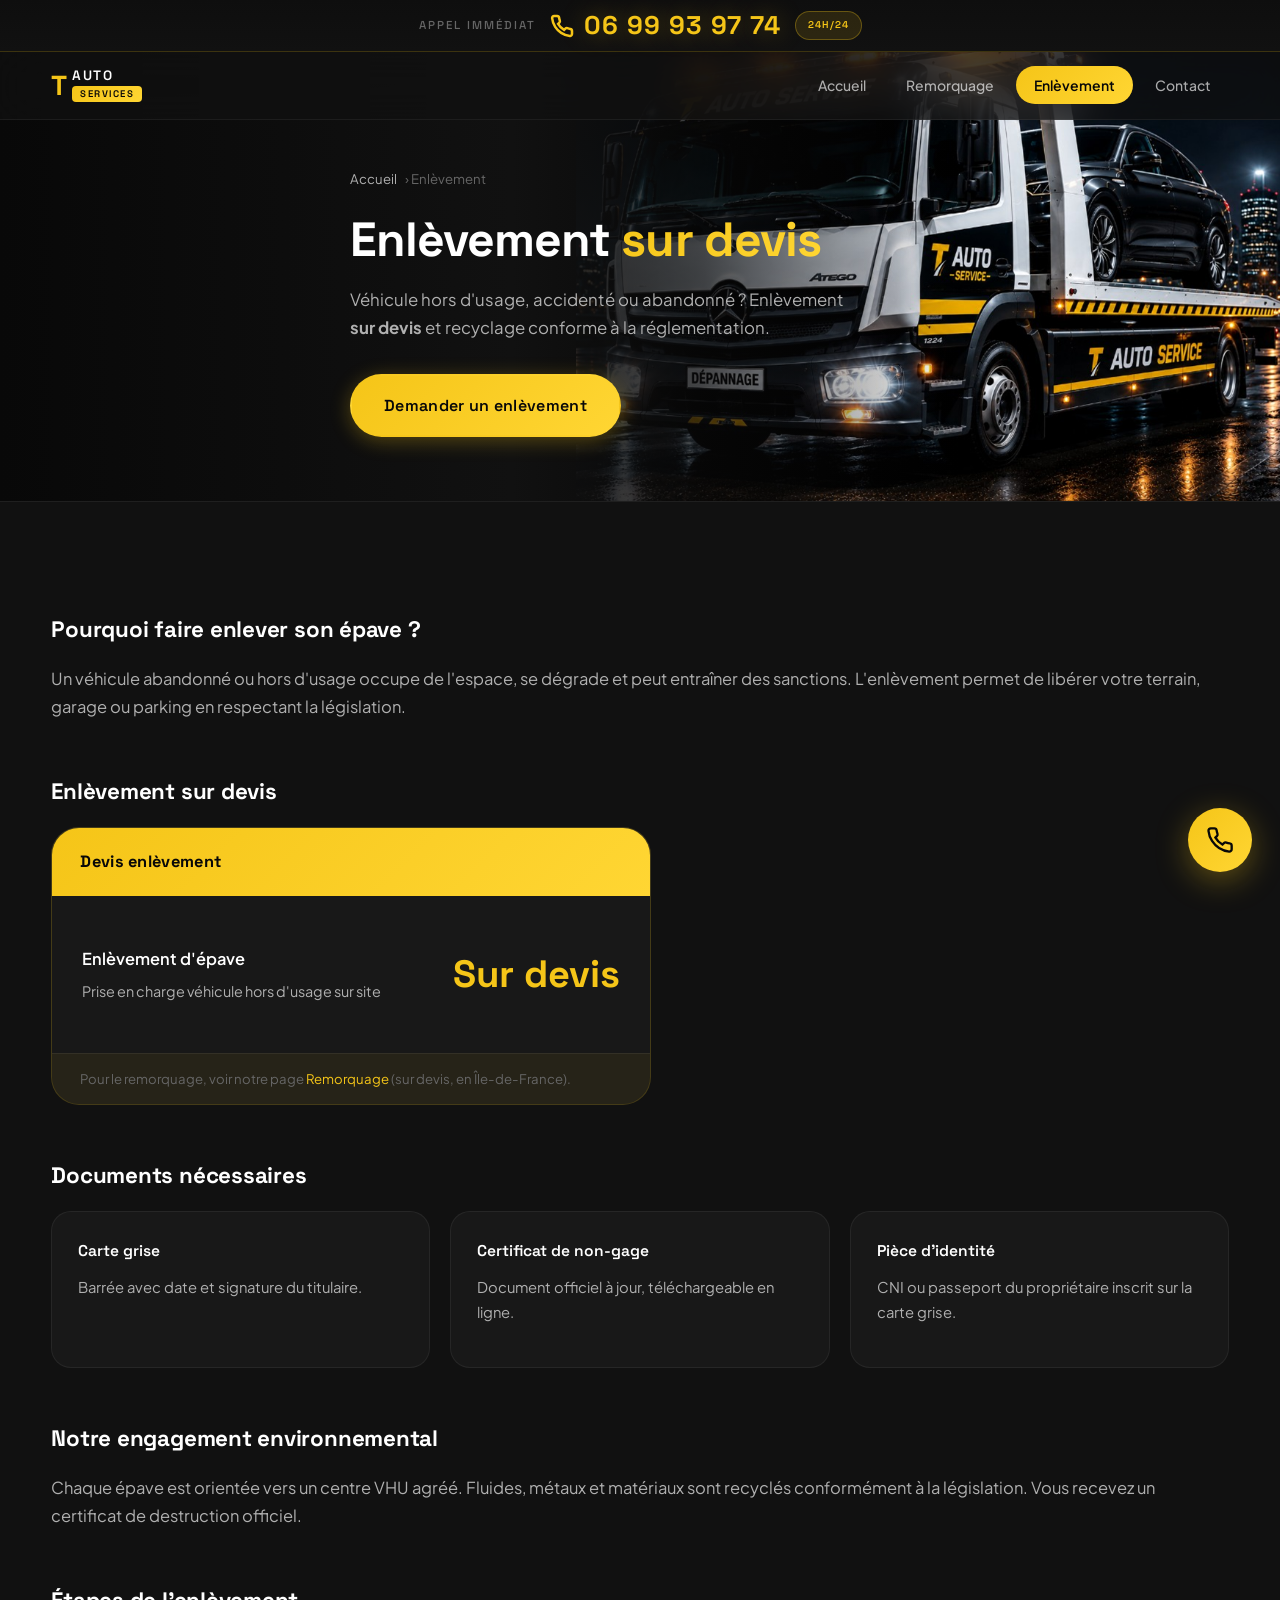
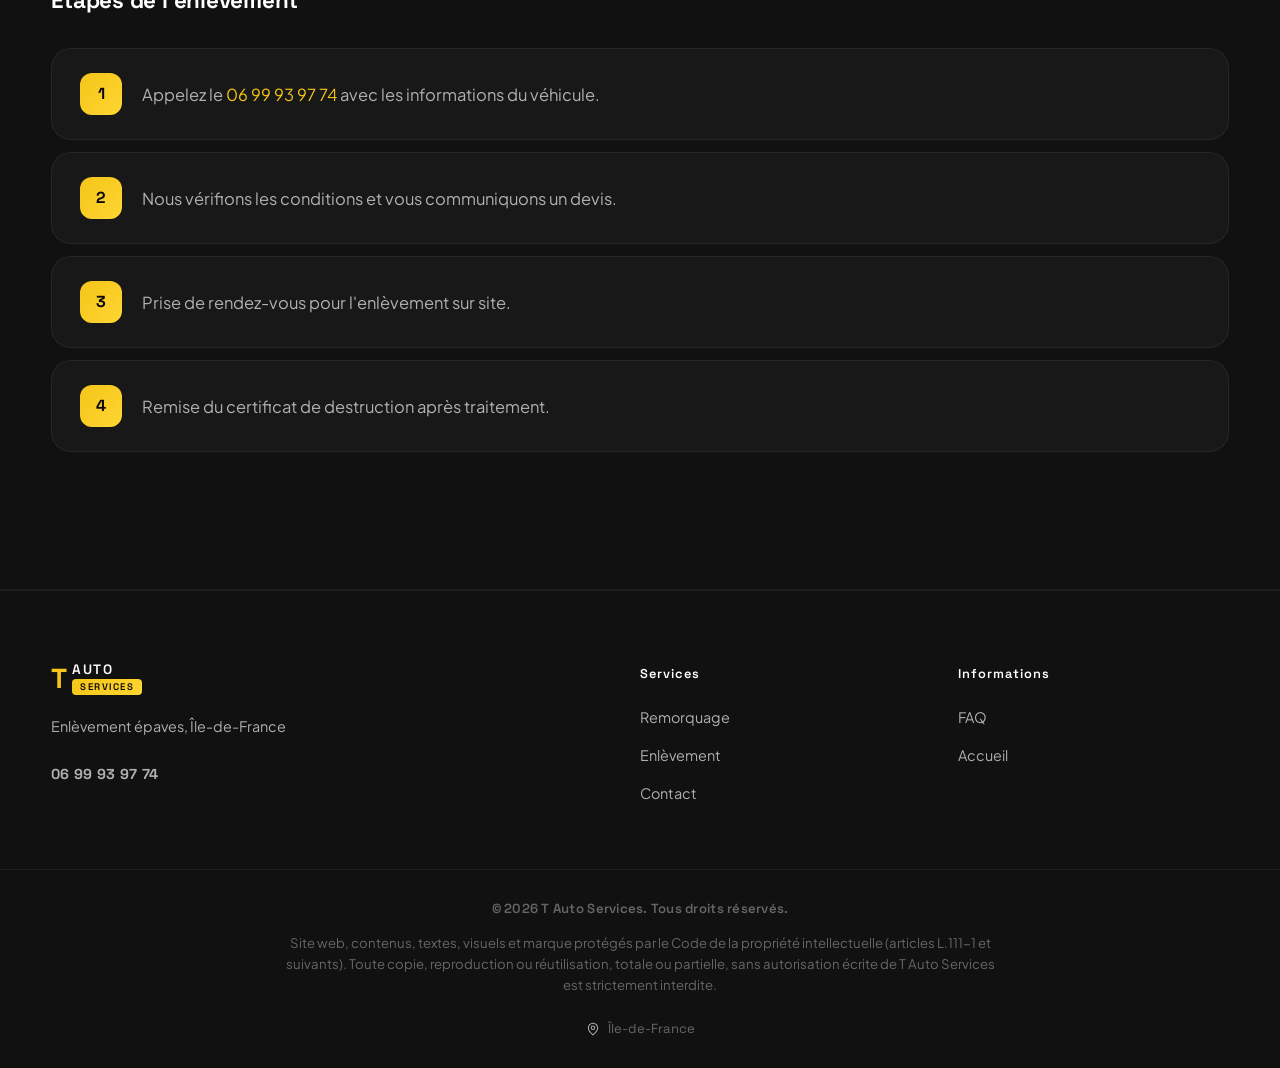
<file: enlevement-epaves.html>
<!DOCTYPE html>
<html lang="fr">
<head>
  <meta charset="UTF-8">
  <meta name="viewport" content="width=device-width, initial-scale=1.0">
  <link rel="icon" href="/favicon.ico" sizes="48x48">
  <link rel="icon" type="image/png" sizes="48x48" href="/assets/favicon-48.png">
  <link rel="icon" type="image/png" sizes="192x192" href="/assets/apple-touch-icon.png">
  <link rel="apple-touch-icon" sizes="192x192" href="/assets/apple-touch-icon.png">
  <link rel="manifest" href="/manifest.webmanifest">
  <!-- Google tag (gtag.js) — Google Ads AW-18211673563 -->
  <script async src="https://www.googletagmanager.com/gtag/js?id=AW-18211673563"></script>
  <script>
    window.dataLayer = window.dataLayer || [];
    function gtag(){dataLayer.push(arguments);}
    gtag('js', new Date());
    gtag('config', 'AW-18211673563');
  </script>
  <title>Enlèvement Épave sur Devis | T Auto Services, 06 99 93 97 74</title>
  <meta name="description" content="Enlèvement d'épaves sur devis en Île-de-France. Véhicules hors d'usage, accidentés ou non roulants. Appelez le 06 99 93 97 74.">
  <meta name="robots" content="index, follow, max-snippet:-1, max-image-preview:large">
  <meta name="copyright" content="© 2026 T Auto Services. Tous droits réservés. Reproduction interdite.">
  <link rel="canonical" href="https://tautoservices.com/enlevement-epaves">
  <meta property="og:type" content="website">
  <meta property="og:locale" content="fr_FR">
  <meta property="og:title" content="Enlèvement Épave sur Devis | T Auto Services">
  <meta property="og:description" content="Enlèvement d'épave sur devis. Recyclage conforme. ☎ 06 99 93 97 74">
  <meta property="og:url" content="https://tautoservices.com/enlevement-epaves">
  <meta property="og:image" content="https://tautoservices.com/assets/hero-truck.png">
  <meta property="og:image:width" content="1024">
  <meta property="og:image:height" content="682">
  <meta property="og:image:alt" content="Camion dépanneuse T Auto Services, remorquage et enlèvement 24h/24 Île-de-France">
  <meta property="og:site_name" content="T Auto Services">
  <meta name="twitter:card" content="summary_large_image">
  <meta name="twitter:title" content="Enlèvement Épave sur Devis | T Auto Services">
  <meta name="twitter:description" content="Enlèvement d'épave sur devis. ☎ 06 99 93 97 74">
  <meta name="twitter:image" content="https://tautoservices.com/assets/hero-truck.png">
  <meta name="format-detection" content="telephone=yes">
  <link rel="preconnect" href="https://fonts.googleapis.com">
  <link rel="preconnect" href="https://fonts.gstatic.com" crossorigin>
  <link href="https://fonts.googleapis.com/css2?family=Plus+Jakarta+Sans:wght@400;500;600;700&family=Space+Grotesk:wght@500;600;700&display=swap" rel="stylesheet">
  <link rel="stylesheet" href="/css/style.css?v=20260610">
  <script type="application/ld+json" src="/data/seo.json"></script>
  <script type="application/ld+json">
  {"@context":"https://schema.org","@type":"BreadcrumbList","itemListElement":[{"@type":"ListItem","position":1,"name":"Accueil","item":"https://tautoservices.com/"},{"@type":"ListItem","position":2,"name":"Enlèvement","item":"https://tautoservices.com/enlevement-epaves"}]}
  </script>
  <script type="application/ld+json">
  {"@context":"https://schema.org","@type":"Service","name":"Enlèvement épave sur devis","provider":{"@id":"https://tautoservices.com/#business"},"areaServed":{"@type":"AdministrativeArea","name":"Île-de-France"},"offers":{"@type":"Offer","priceCurrency":"EUR","description":"Enlèvement sur site sur devis"}}
  </script>
</head>
<body data-seo-page="enlevement">
  <a href="#main" class="skip-link">Aller au contenu principal</a>
  <div class="phone-bar">
    <a href="tel:+33699939774" class="phone-bar__link" aria-label="Appel immédiat, 06 99 93 97 74">
      <span class="phone-bar__label">Appel immédiat</span>
      <span class="phone-bar__number">
        <svg viewBox="0 0 24 24" fill="none" stroke="currentColor" stroke-width="2.5" aria-hidden="true"><path d="M22 16.92v3a2 2 0 0 1-2.18 2 19.79 19.79 0 0 1-8.63-3.07 19.5 19.5 0 0 1-6-6 19.79 19.79 0 0 1-3.07-8.67A2 2 0 0 1 4.11 2h3a2 2 0 0 1 2 1.72c.127.96.361 1.903.7 2.81a2 2 0 0 1-.45 2.11L8.09 9.91a16 16 0 0 0 6 6l1.27-1.27a2 2 0 0 1 2.11-.45c.907.339 1.85.573 2.81.7A2 2 0 0 1 22 16.92z"/></svg>
        06 99 93 97 74
      </span>
      <span class="phone-bar__badge">24h/24</span>
    </a>
  </div>
  <header class="header" id="header">
    <div class="container header__inner">
      <a href="/" class="logo logo--sm"><span class="logo__t">T</span><span class="logo__brand"><span class="logo__auto">Auto</span><span class="logo__services">Services</span></span></a>
      <nav class="nav" id="nav" aria-label="Navigation principale">
        <ul class="nav__list">
          <li><a href="/" class="nav__link">Accueil</a></li>
          <li><a href="/remorquage.html" class="nav__link">Remorquage</a></li>
          <li><a href="/enlevement-epaves.html" class="nav__link nav__link--active">Enlèvement</a></li>
          <li><a href="/contact.html" class="nav__link">Contact</a></li>
        </ul>
      </nav>
      <button class="burger" id="burger" aria-label="Ouvrir le menu" aria-expanded="false"><span></span><span></span><span></span></button>
    </div>
  </header>

  <main id="main">
    <section class="page-hero">
      <div class="page-hero__bg">
        <img src="/assets/hero-truck.png" alt="Camion dépanneuse T Auto Services en intervention de nuit, remorquage 24h/24 Île-de-France" width="1024" height="682" loading="eager">
      </div>
      <div class="page-hero__shade" aria-hidden="true"></div>
      <div class="container page-hero__body">
        <nav class="breadcrumb" aria-label="Fil d'Ariane"><a href="/">Accueil</a> › Enlèvement</nav>
        <h1>Enlèvement <span>sur devis</span></h1>
        <p class="page-hero__lead">Véhicule hors d'usage, accidenté ou abandonné ? Enlèvement <strong>sur devis</strong> et recyclage conforme à la réglementation.</p>
        <a href="tel:+33699939774" class="btn btn--yellow btn--lg">Demander un enlèvement</a>
      </div>
    </section>

    <section class="section section--dark">
      <div class="container content">
        <h2>Pourquoi faire enlever son épave ?</h2>
        <p>Un véhicule abandonné ou hors d'usage occupe de l'espace, se dégrade et peut entraîner des sanctions. L'enlèvement permet de libérer votre terrain, garage ou parking en respectant la législation.</p>

        <h2>Enlèvement sur devis</h2>
        <div class="pricing__main" style="max-width:600px;">
          <div class="pricing__header">Devis enlèvement</div>
          <div class="pricing__body">
            <div class="pricing__row">
              <div class="pricing__label"><strong>Enlèvement d'épave</strong>Prise en charge véhicule hors d'usage sur site</div>
              <div class="pricing__price">Sur devis</div>
            </div>
          </div>
          <div class="pricing__note">Pour le remorquage, voir notre page <a href="/remorquage.html">Remorquage</a> (sur devis, en Île-de-France).</div>
        </div>

        <h2>Documents nécessaires</h2>
        <div class="cards cards--compact">
          <article class="card card--small"><h3>Carte grise</h3><p>Barrée avec date et signature du titulaire.</p></article>
          <article class="card card--small"><h3>Certificat de non-gage</h3><p>Document officiel à jour, téléchargeable en ligne.</p></article>
          <article class="card card--small"><h3>Pièce d'identité</h3><p>CNI ou passeport du propriétaire inscrit sur la carte grise.</p></article>
        </div>

        <h2>Notre engagement environnemental</h2>
        <p>Chaque épave est orientée vers un centre VHU agréé. Fluides, métaux et matériaux sont recyclés conformément à la législation. Vous recevez un certificat de destruction officiel.</p>

        <h2>Étapes de l'enlèvement</h2>
        <ol class="steps">
          <li><span>1</span><div>Appelez le <a href="tel:+33699939774">06 99 93 97 74</a> avec les informations du véhicule.</div></li>
          <li><span>2</span><div>Nous vérifions les conditions et vous communiquons un devis.</div></li>
          <li><span>3</span><div>Prise de rendez-vous pour l'enlèvement sur site.</div></li>
          <li><span>4</span><div>Remise du certificat de destruction après traitement.</div></li>
        </ol>
      </div>
    </section>
  </main>

  <footer class="footer">
    <div class="container footer__grid">
      <div class="footer__brand">
        <a href="/" class="logo logo--sm"><span class="logo__t">T</span><span class="logo__brand"><span class="logo__auto">Auto</span><span class="logo__services">Services</span></span></a>
        <p>Enlèvement épaves, Île-de-France</p>
        <a href="tel:+33699939774" class="footer__phone">06 99 93 97 74</a>
      </div>
      <nav aria-label="Services"><h3>Services</h3><ul><li><a href="/remorquage.html">Remorquage</a></li><li><a href="/enlevement-epaves.html">Enlèvement</a></li><li><a href="/contact.html">Contact</a></li></ul></nav>
      <nav aria-label="Infos"><h3>Informations</h3><ul><li><a href="/#faq">FAQ</a></li><li><a href="/">Accueil</a></li></ul></nav>
    </div>
    <div class="footer__bottom"><div class="container footer__bottom-inner"><p class="footer__copyright">&copy; 2026 T Auto Services. Tous droits réservés.</p><p class="footer__legal">Site web, contenus, textes, visuels et marque protégés par le Code de la propriété intellectuelle (articles L.111-1 et suivants). Toute copie, reproduction ou réutilisation, totale ou partielle, sans autorisation écrite de T Auto Services est strictement interdite.</p><p class="footer__location"><svg class="icon icon--inline" viewBox="0 0 24 24" fill="none" stroke="currentColor" stroke-width="1.75" aria-hidden="true"><path d="M20 10c0 6-8 12-8 12s-8-6-8-12a8 8 0 0 1 16 0Z"/><circle cx="12" cy="10" r="3"/></svg> Île-de-France</p></div></div>
  </footer>
  <a href="tel:+33699939774" class="float-call" aria-label="Appeler"><svg width="28" height="28" viewBox="0 0 24 24" fill="none" stroke="currentColor" stroke-width="2"><path d="M22 16.92v3a2 2 0 0 1-2.18 2 19.79 19.79 0 0 1-8.63-3.07 19.5 19.5 0 0 1-6-6 19.79 19.79 0 0 1-3.07-8.67A2 2 0 0 1 4.11 2h3a2 2 0 0 1 2 1.72c.127.96.361 1.903.7 2.81a2 2 0 0 1-.45 2.11L8.09 9.91a16 16 0 0 0 6 6l1.27-1.27a2 2 0 0 1 2.11-.45c.907.339 1.85.573 2.81.7A2 2 0 0 1 22 16.92z"/></svg></a>
  <script src="/js/main.js?v=20260610"></script>
</body>
</html>
</file>
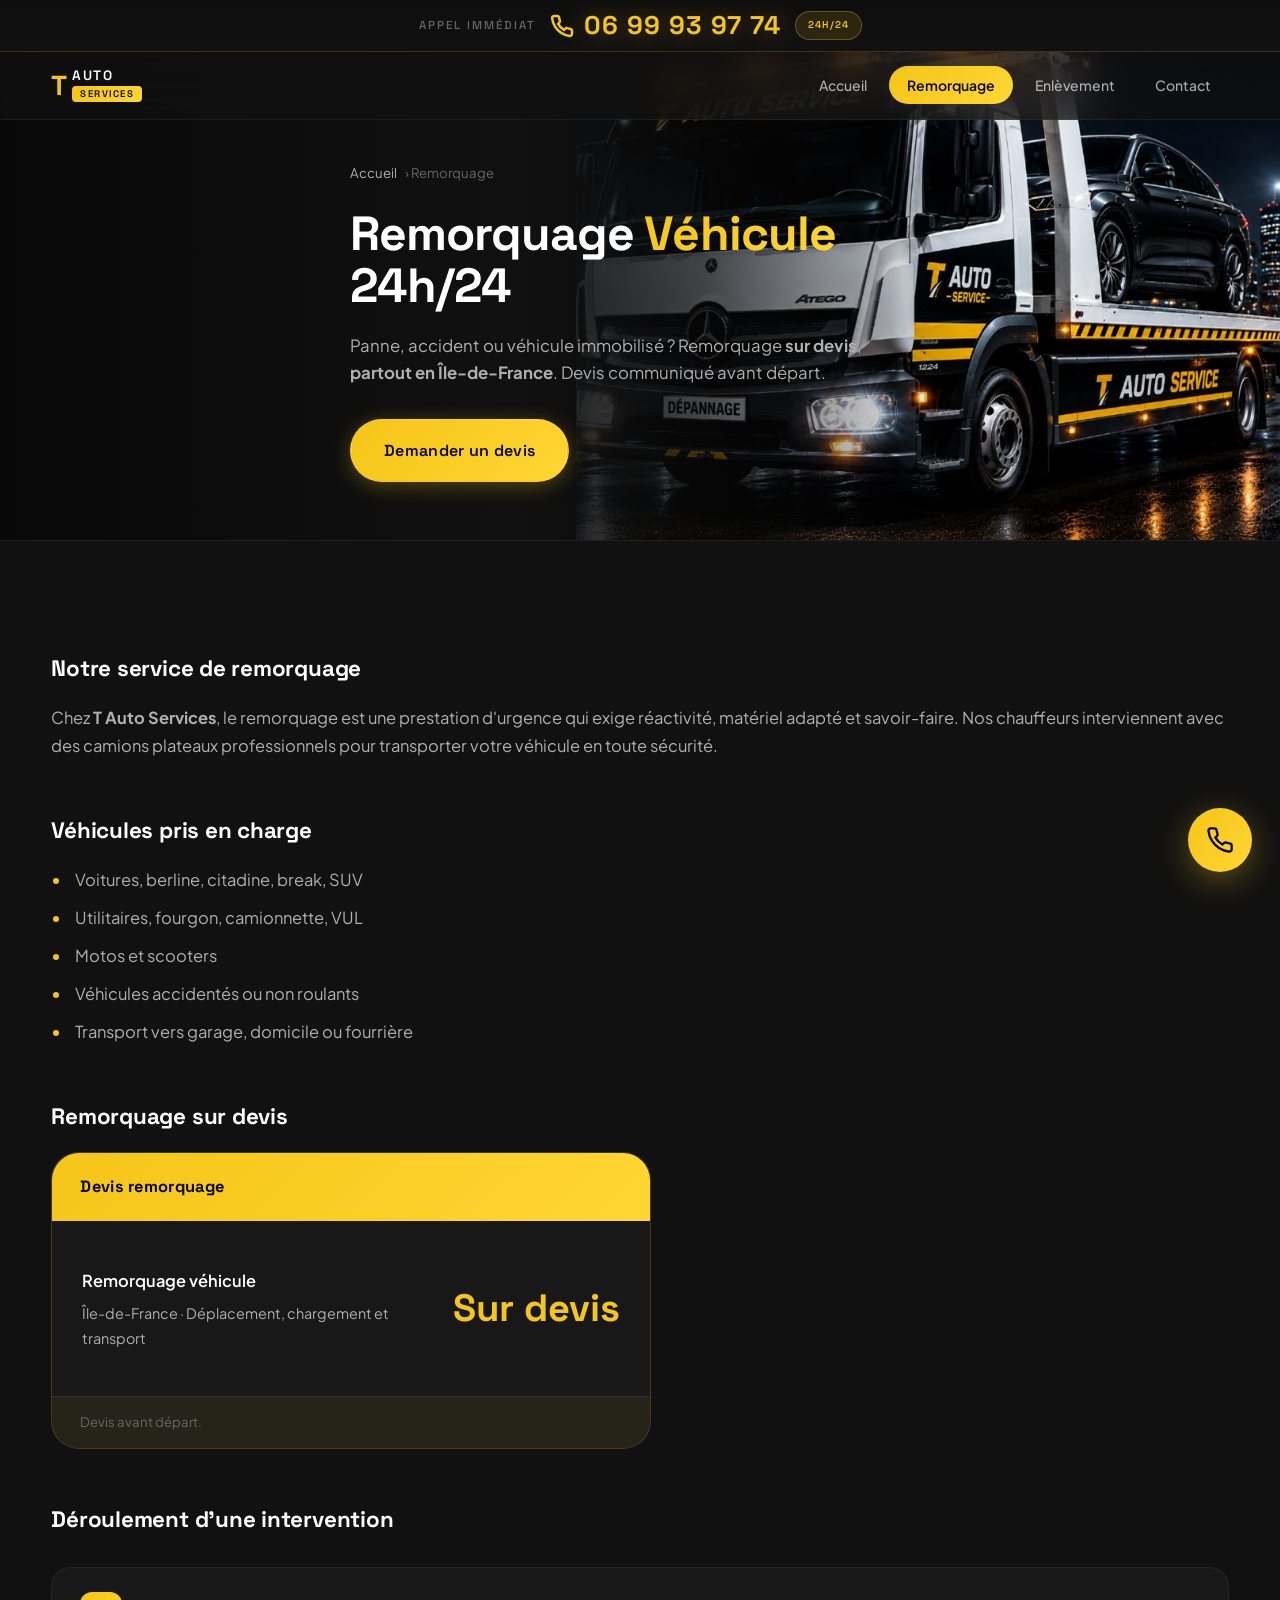
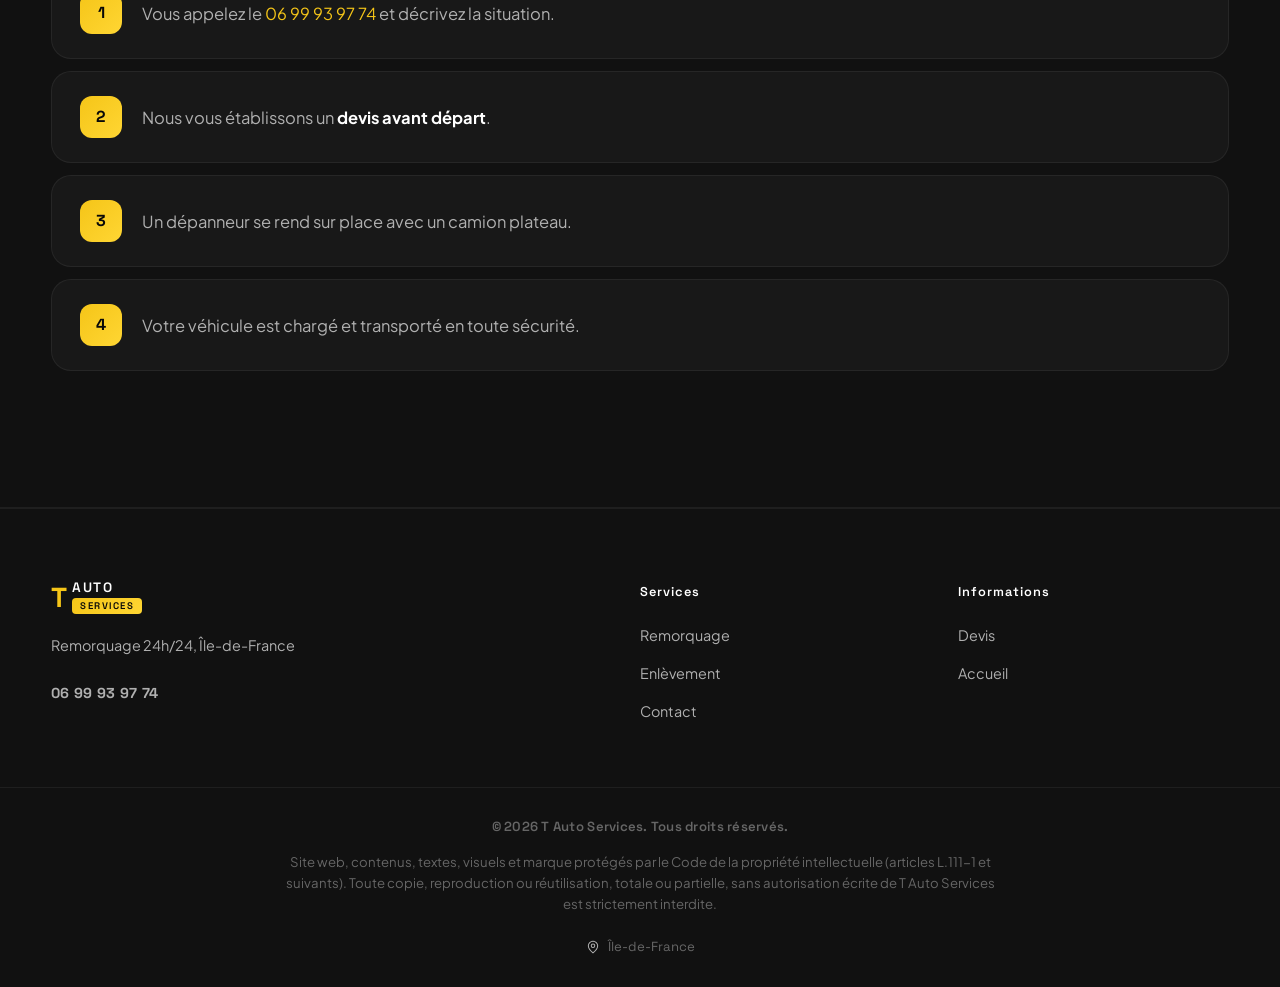
<file: remorquage.html>
<!DOCTYPE html>
<html lang="fr">
<head>
  <meta charset="UTF-8">
  <meta name="viewport" content="width=device-width, initial-scale=1.0">
  <link rel="icon" href="/favicon.ico" sizes="48x48">
  <link rel="icon" type="image/png" sizes="48x48" href="/assets/favicon-48.png">
  <link rel="icon" type="image/png" sizes="192x192" href="/assets/apple-touch-icon.png">
  <link rel="apple-touch-icon" sizes="192x192" href="/assets/apple-touch-icon.png">
  <link rel="manifest" href="/manifest.webmanifest">
  <!-- Google tag (gtag.js) — Google Ads AW-18211673563 -->
  <script async src="https://www.googletagmanager.com/gtag/js?id=AW-18211673563"></script>
  <script>
    window.dataLayer = window.dataLayer || [];
    function gtag(){dataLayer.push(arguments);}
    gtag('js', new Date());
    gtag('config', 'AW-18211673563');
  </script>
  <title>Remorquage Voiture 24h/24 Île-de-France | T Auto Services, 06 99 93 97 74</title>
  <meta name="description" content="Remorquage voiture 24h/24, sur devis, en Île-de-France. Devis avant départ. Appelez le 06 99 93 97 74.">
  <meta name="robots" content="index, follow, max-snippet:-1, max-image-preview:large">
  <meta name="copyright" content="© 2026 T Auto Services. Tous droits réservés. Reproduction interdite.">
  <link rel="canonical" href="https://tautoservices.com/remorquage">
  <meta property="og:type" content="website">
  <meta property="og:locale" content="fr_FR">
  <meta property="og:title" content="Remorquage 24h/24 Île-de-France | T Auto Services">
  <meta property="og:description" content="Remorquage sur devis en Île-de-France. Urgence 24h/24. ☎ 06 99 93 97 74">
  <meta property="og:url" content="https://tautoservices.com/remorquage">
  <meta property="og:image" content="https://tautoservices.com/assets/hero-truck.png">
  <meta property="og:image:width" content="1024">
  <meta property="og:image:height" content="682">
  <meta property="og:image:alt" content="Camion dépanneuse T Auto Services, remorquage 24h/24 Île-de-France">
  <meta property="og:site_name" content="T Auto Services">
  <meta name="twitter:card" content="summary_large_image">
  <meta name="twitter:title" content="Remorquage 24h/24 Île-de-France | T Auto Services">
  <meta name="twitter:description" content="Remorquage sur devis en Île-de-France. ☎ 06 99 93 97 74">
  <meta name="twitter:image" content="https://tautoservices.com/assets/hero-truck.png">
  <meta name="format-detection" content="telephone=yes">
  <link rel="preconnect" href="https://fonts.googleapis.com">
  <link rel="preconnect" href="https://fonts.gstatic.com" crossorigin>
  <link href="https://fonts.googleapis.com/css2?family=Plus+Jakarta+Sans:wght@400;500;600;700&family=Space+Grotesk:wght@500;600;700&display=swap" rel="stylesheet">
  <link rel="stylesheet" href="/css/style.css?v=20260610">
  <script type="application/ld+json" src="/data/seo.json"></script>
  <script type="application/ld+json">
  {"@context":"https://schema.org","@type":"BreadcrumbList","itemListElement":[{"@type":"ListItem","position":1,"name":"Accueil","item":"https://tautoservices.com/"},{"@type":"ListItem","position":2,"name":"Remorquage","item":"https://tautoservices.com/remorquage"}]}
  </script>
  <script type="application/ld+json">
  {"@context":"https://schema.org","@type":"Service","name":"Remorquage voiture 24h/24","provider":{"@id":"https://tautoservices.com/#business"},"areaServed":{"@type":"AdministrativeArea","name":"Île-de-France"},"offers":{"@type":"Offer","priceCurrency":"EUR","description":"Remorquage sur devis, Île-de-France"}}
  </script>
</head>
<body data-seo-page="remorquage">
  <a href="#main" class="skip-link">Aller au contenu principal</a>
  <div class="phone-bar">
    <a href="tel:+33699939774" class="phone-bar__link" aria-label="Appel immédiat, 06 99 93 97 74">
      <span class="phone-bar__label">Appel immédiat</span>
      <span class="phone-bar__number">
        <svg viewBox="0 0 24 24" fill="none" stroke="currentColor" stroke-width="2.5" aria-hidden="true"><path d="M22 16.92v3a2 2 0 0 1-2.18 2 19.79 19.79 0 0 1-8.63-3.07 19.5 19.5 0 0 1-6-6 19.79 19.79 0 0 1-3.07-8.67A2 2 0 0 1 4.11 2h3a2 2 0 0 1 2 1.72c.127.96.361 1.903.7 2.81a2 2 0 0 1-.45 2.11L8.09 9.91a16 16 0 0 0 6 6l1.27-1.27a2 2 0 0 1 2.11-.45c.907.339 1.85.573 2.81.7A2 2 0 0 1 22 16.92z"/></svg>
        06 99 93 97 74
      </span>
      <span class="phone-bar__badge">24h/24</span>
    </a>
  </div>
  <header class="header" id="header">
    <div class="container header__inner">
      <a href="/" class="logo logo--sm"><span class="logo__t">T</span><span class="logo__brand"><span class="logo__auto">Auto</span><span class="logo__services">Services</span></span></a>
      <nav class="nav" id="nav" aria-label="Navigation principale">
        <ul class="nav__list">
          <li><a href="/" class="nav__link">Accueil</a></li>
          <li><a href="/remorquage.html" class="nav__link nav__link--active">Remorquage</a></li>
          <li><a href="/enlevement-epaves.html" class="nav__link">Enlèvement</a></li>
          <li><a href="/contact.html" class="nav__link">Contact</a></li>
        </ul>
      </nav>
      <button class="burger" id="burger" aria-label="Ouvrir le menu" aria-expanded="false"><span></span><span></span><span></span></button>
    </div>
  </header>

  <main id="main">
    <section class="page-hero">
      <div class="page-hero__bg">
        <img src="/assets/hero-truck.png" alt="Camion dépanneuse T Auto Services en intervention de nuit, remorquage 24h/24 Île-de-France" width="1024" height="682" loading="eager">
      </div>
      <div class="page-hero__shade" aria-hidden="true"></div>
      <div class="container page-hero__body">
        <nav class="breadcrumb" aria-label="Fil d'Ariane"><a href="/">Accueil</a> › Remorquage</nav>
        <h1>Remorquage <span>Véhicule</span> 24h/24</h1>
        <p class="page-hero__lead">Panne, accident ou véhicule immobilisé ? Remorquage <strong>sur devis</strong>, <strong>partout en Île-de-France</strong>. Devis communiqué avant départ.</p>
        <a href="tel:+33699939774" class="btn btn--yellow btn--lg">Demander un devis</a>
      </div>
    </section>

    <section class="section section--dark">
      <div class="container content">
        <h2>Notre service de remorquage</h2>
        <p>Chez <strong>T Auto Services</strong>, le remorquage est une prestation d'urgence qui exige réactivité, matériel adapté et savoir-faire. Nos chauffeurs interviennent avec des camions plateaux professionnels pour transporter votre véhicule en toute sécurité.</p>

        <h2>Véhicules pris en charge</h2>
        <ul class="content-list">
          <li>Voitures, berline, citadine, break, SUV</li>
          <li>Utilitaires, fourgon, camionnette, VUL</li>
          <li>Motos et scooters</li>
          <li>Véhicules accidentés ou non roulants</li>
          <li>Transport vers garage, domicile ou fourrière</li>
        </ul>

        <h2>Remorquage sur devis</h2>
        <div class="pricing__main" style="max-width:600px;">
          <div class="pricing__header">Devis remorquage</div>
          <div class="pricing__body">
            <div class="pricing__row">
              <div class="pricing__label"><strong>Remorquage véhicule</strong>Île-de-France · Déplacement, chargement et transport</div>
              <div class="pricing__price">Sur devis</div>
            </div>
          </div>
          <div class="pricing__note">Devis avant départ.</div>
        </div>

        <h2>Déroulement d'une intervention</h2>
        <ol class="steps">
          <li><span>1</span><div>Vous appelez le <a href="tel:+33699939774">06 99 93 97 74</a> et décrivez la situation.</div></li>
          <li><span>2</span><div>Nous vous établissons un <strong>devis avant départ</strong>.</div></li>
          <li><span>3</span><div>Un dépanneur se rend sur place avec un camion plateau.</div></li>
          <li><span>4</span><div>Votre véhicule est chargé et transporté en toute sécurité.</div></li>
        </ol>
      </div>
    </section>
  </main>

  <footer class="footer">
    <div class="container footer__grid">
      <div class="footer__brand">
        <a href="/" class="logo logo--sm"><span class="logo__t">T</span><span class="logo__brand"><span class="logo__auto">Auto</span><span class="logo__services">Services</span></span></a>
        <p>Remorquage 24h/24, Île-de-France</p>
        <a href="tel:+33699939774" class="footer__phone">06 99 93 97 74</a>
      </div>
      <nav aria-label="Services"><h3>Services</h3><ul><li><a href="/remorquage.html">Remorquage</a></li><li><a href="/enlevement-epaves.html">Enlèvement</a></li><li><a href="/contact.html">Contact</a></li></ul></nav>
      <nav aria-label="Infos"><h3>Informations</h3><ul><li><a href="/#devis">Devis</a></li><li><a href="/">Accueil</a></li></ul></nav>
    </div>
    <div class="footer__bottom"><div class="container footer__bottom-inner"><p class="footer__copyright">&copy; 2026 T Auto Services. Tous droits réservés.</p><p class="footer__legal">Site web, contenus, textes, visuels et marque protégés par le Code de la propriété intellectuelle (articles L.111-1 et suivants). Toute copie, reproduction ou réutilisation, totale ou partielle, sans autorisation écrite de T Auto Services est strictement interdite.</p><p class="footer__location"><svg class="icon icon--inline" viewBox="0 0 24 24" fill="none" stroke="currentColor" stroke-width="1.75" aria-hidden="true"><path d="M20 10c0 6-8 12-8 12s-8-6-8-12a8 8 0 0 1 16 0Z"/><circle cx="12" cy="10" r="3"/></svg> Île-de-France</p></div></div>
  </footer>
  <a href="tel:+33699939774" class="float-call" aria-label="Appeler"><svg width="28" height="28" viewBox="0 0 24 24" fill="none" stroke="currentColor" stroke-width="2"><path d="M22 16.92v3a2 2 0 0 1-2.18 2 19.79 19.79 0 0 1-8.63-3.07 19.5 19.5 0 0 1-6-6 19.79 19.79 0 0 1-3.07-8.67A2 2 0 0 1 4.11 2h3a2 2 0 0 1 2 1.72c.127.96.361 1.903.7 2.81a2 2 0 0 1-.45 2.11L8.09 9.91a16 16 0 0 0 6 6l1.27-1.27a2 2 0 0 1 2.11-.45c.907.339 1.85.573 2.81.7A2 2 0 0 1 22 16.92z"/></svg></a>
  <script src="/js/main.js?v=20260610"></script>
</body>
</html>
</file>
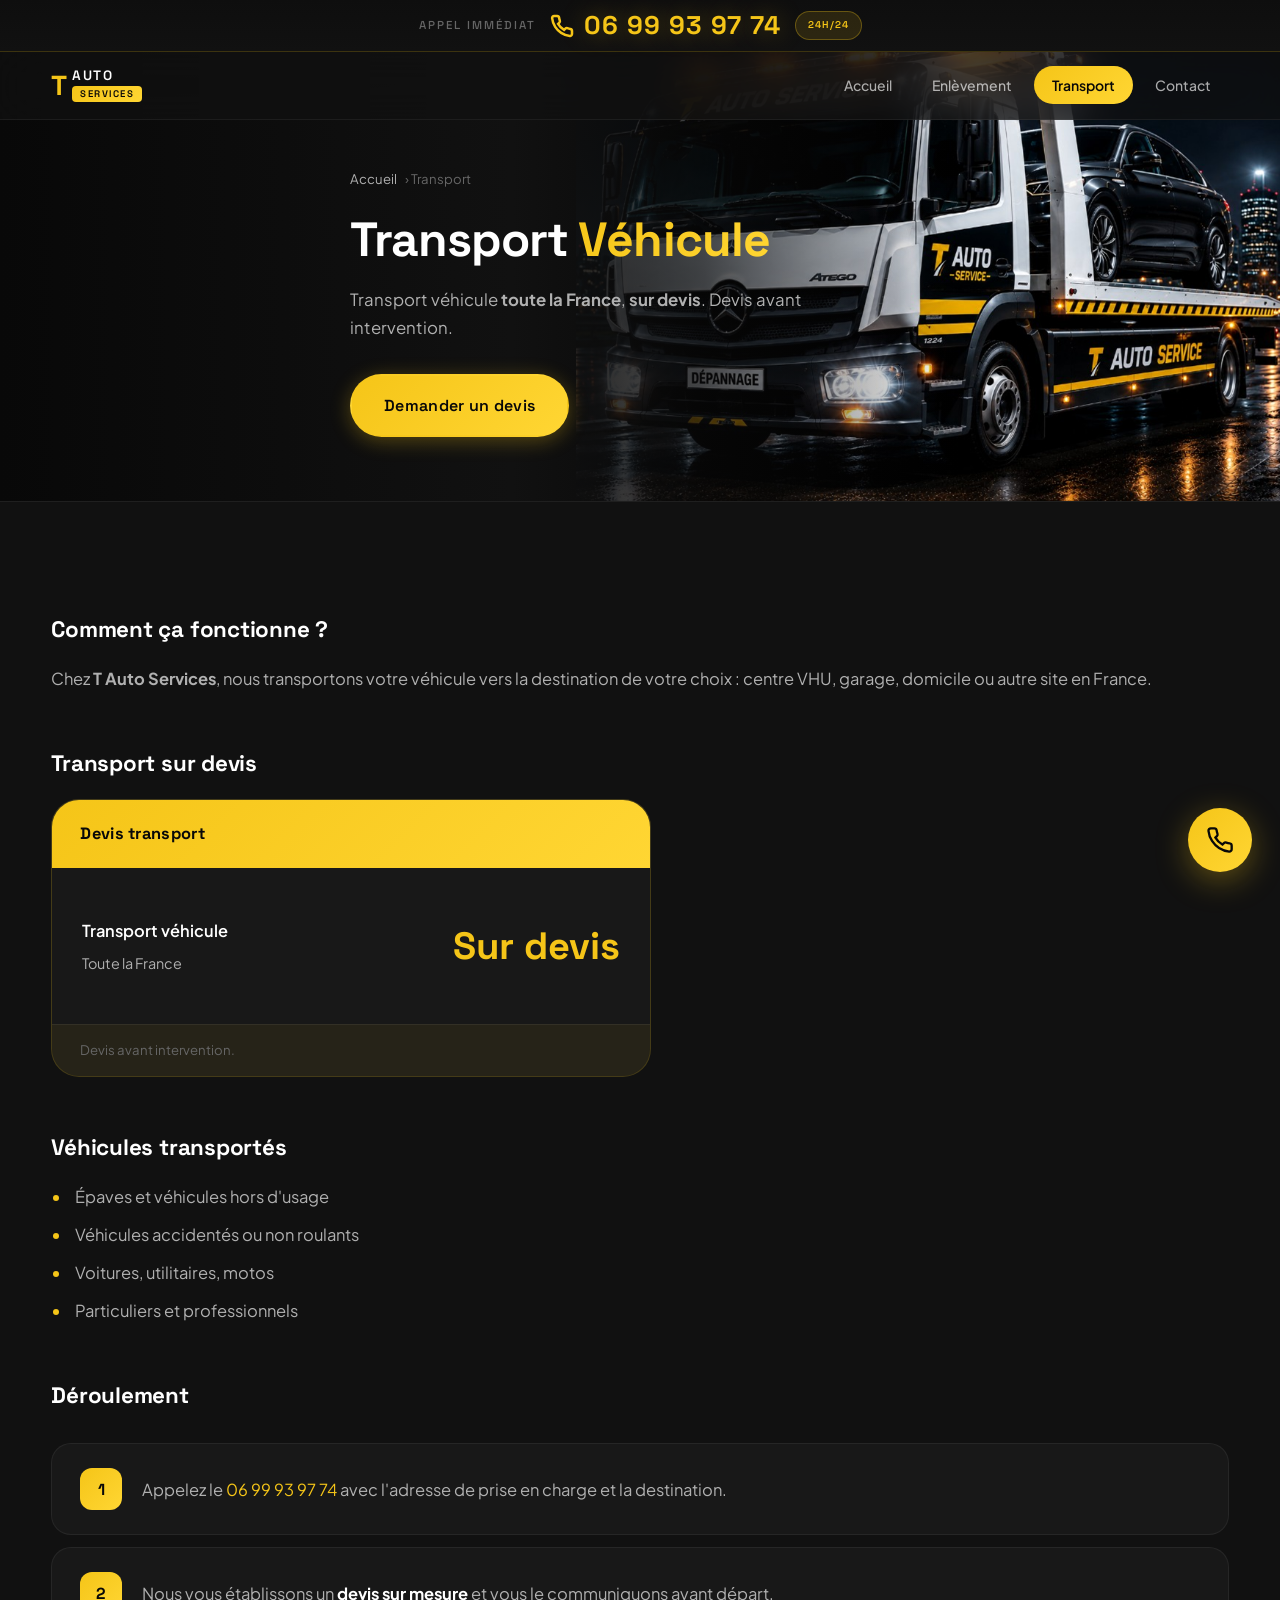
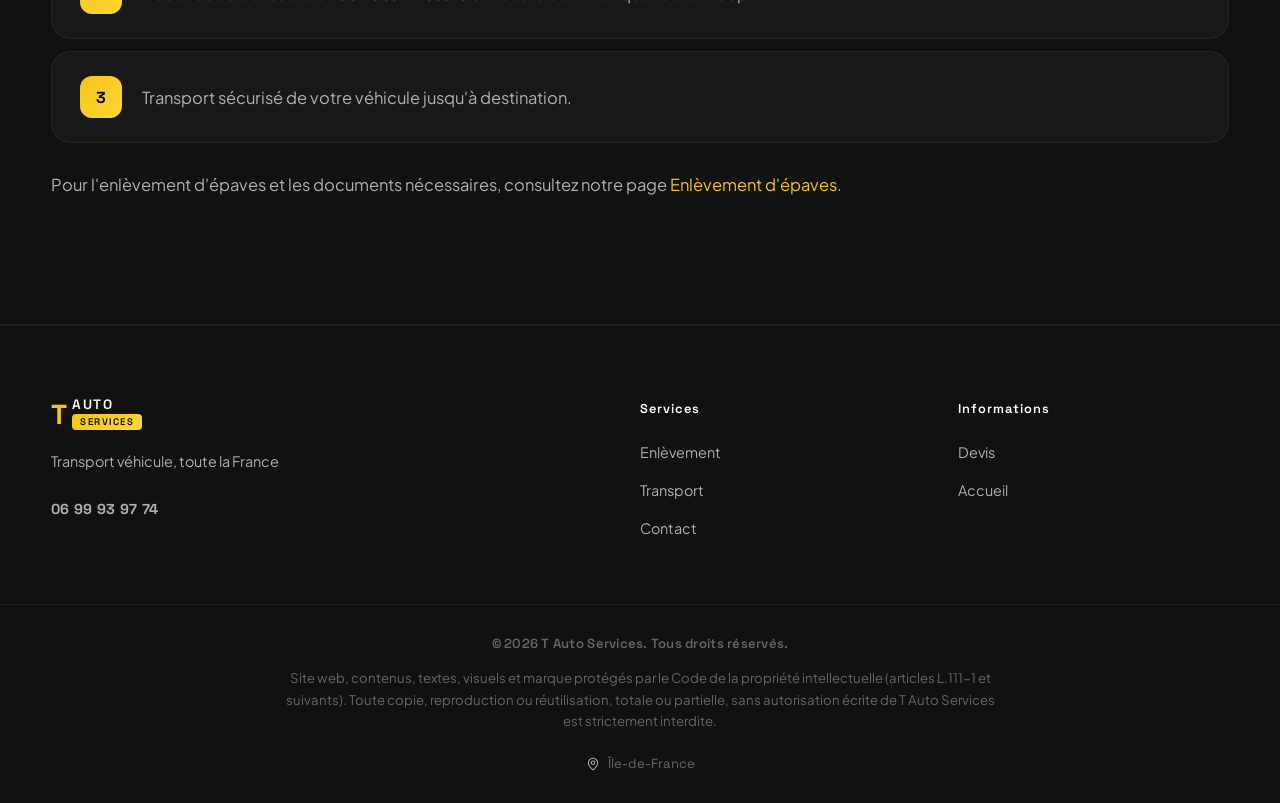
<file: transport.html>
<!DOCTYPE html>
<html lang="fr">
<head>
  <meta charset="UTF-8">
  <meta name="viewport" content="width=device-width, initial-scale=1.0">
  <link rel="icon" href="/favicon.ico" sizes="48x48">
  <link rel="icon" type="image/png" sizes="48x48" href="/assets/favicon-48.png">
  <link rel="icon" type="image/png" sizes="192x192" href="/assets/apple-touch-icon.png">
  <link rel="apple-touch-icon" sizes="192x192" href="/assets/apple-touch-icon.png">
  <link rel="manifest" href="/manifest.webmanifest">
  <!-- Google tag (gtag.js) — Google Ads AW-18211673563 -->
  <script async src="https://www.googletagmanager.com/gtag/js?id=AW-18211673563"></script>
  <script>
    window.dataLayer = window.dataLayer || [];
    function gtag(){dataLayer.push(arguments);}
    gtag('js', new Date());
    gtag('config', 'AW-18211673563');
  </script>
  <title>Transport Véhicule Toute la France | T Auto Services, 06 99 93 97 74</title>
  <meta name="description" content="Transport de véhicule sur devis, toute la France. Enlèvement sur devis. Appelez le 06 99 93 97 74.">
  <meta name="robots" content="index, follow, max-snippet:-1, max-image-preview:large">
  <meta name="copyright" content="© 2026 T Auto Services. Tous droits réservés. Reproduction interdite.">
  <link rel="canonical" href="https://tautoservices.com/transport">
  <meta property="og:type" content="website">
  <meta property="og:locale" content="fr_FR">
  <meta property="og:title" content="Transport Véhicule France | T Auto Services">
  <meta property="og:description" content="Transport véhicule sur devis, toute la France. ☎ 06 99 93 97 74">
  <meta property="og:url" content="https://tautoservices.com/transport">
  <meta property="og:image" content="https://tautoservices.com/assets/hero-truck.png">
  <meta property="og:image:width" content="1024">
  <meta property="og:image:height" content="682">
  <meta property="og:image:alt" content="Camion plateau T Auto Services, enlèvement et transport 24h/24 Île-de-France">
  <meta property="og:site_name" content="T Auto Services">
  <meta name="twitter:card" content="summary_large_image">
  <meta name="twitter:title" content="Transport Véhicule France | T Auto Services">
  <meta name="twitter:description" content="Transport sur devis, toute la France. ☎ 06 99 93 97 74">
  <meta name="twitter:image" content="https://tautoservices.com/assets/hero-truck.png">
  <meta name="format-detection" content="telephone=yes">
  <link rel="preconnect" href="https://fonts.googleapis.com">
  <link rel="preconnect" href="https://fonts.gstatic.com" crossorigin>
  <link href="https://fonts.googleapis.com/css2?family=Plus+Jakarta+Sans:wght@400;500;600;700&family=Space+Grotesk:wght@500;600;700&display=swap" rel="stylesheet">
  <link rel="stylesheet" href="/css/style.css?v=20260610">
  <script type="application/ld+json" src="/data/seo.json"></script>
  <script type="application/ld+json">
  {"@context":"https://schema.org","@type":"BreadcrumbList","itemListElement":[{"@type":"ListItem","position":1,"name":"Accueil","item":"https://tautoservices.com/"},{"@type":"ListItem","position":2,"name":"Transport","item":"https://tautoservices.com/transport"}]}
  </script>
  <script type="application/ld+json">
  {"@context":"https://schema.org","@type":"Service","name":"Transport véhicule toute la France","provider":{"@id":"https://tautoservices.com/#business"},"areaServed":{"@type":"Country","name":"France"},"offers":{"@type":"Offer","priceCurrency":"EUR","description":"Transport véhicule sur devis, toute la France"}}
  </script>
</head>
<body data-seo-page="transport">
  <a href="#main" class="skip-link">Aller au contenu principal</a>
  <div class="phone-bar">
    <a href="tel:+33699939774" class="phone-bar__link" aria-label="Appel immédiat, 06 99 93 97 74">
      <span class="phone-bar__label">Appel immédiat</span>
      <span class="phone-bar__number">
        <svg viewBox="0 0 24 24" fill="none" stroke="currentColor" stroke-width="2.5" aria-hidden="true"><path d="M22 16.92v3a2 2 0 0 1-2.18 2 19.79 19.79 0 0 1-8.63-3.07 19.5 19.5 0 0 1-6-6 19.79 19.79 0 0 1-3.07-8.67A2 2 0 0 1 4.11 2h3a2 2 0 0 1 2 1.72c.127.96.361 1.903.7 2.81a2 2 0 0 1-.45 2.11L8.09 9.91a16 16 0 0 0 6 6l1.27-1.27a2 2 0 0 1 2.11-.45c.907.339 1.85.573 2.81.7A2 2 0 0 1 22 16.92z"/></svg>
        06 99 93 97 74
      </span>
      <span class="phone-bar__badge">24h/24</span>
    </a>
  </div>
  <header class="header" id="header">
    <div class="container header__inner">
      <a href="/" class="logo logo--sm"><span class="logo__t">T</span><span class="logo__brand"><span class="logo__auto">Auto</span><span class="logo__services">Services</span></span></a>
      <nav class="nav" id="nav" aria-label="Navigation principale">
        <ul class="nav__list">
          <li><a href="/" class="nav__link">Accueil</a></li>
          <li><a href="/enlevement-epaves.html" class="nav__link">Enlèvement</a></li>
          <li><a href="/transport.html" class="nav__link nav__link--active">Transport</a></li>
          <li><a href="/contact.html" class="nav__link">Contact</a></li>
        </ul>
      </nav>
      <button class="burger" id="burger" aria-label="Ouvrir le menu" aria-expanded="false"><span></span><span></span><span></span></button>
    </div>
  </header>

  <main id="main">
    <section class="page-hero">
      <div class="page-hero__bg">
        <img src="/assets/hero-truck.png" alt="Camion plateau T Auto Services en intervention de nuit, enlèvement et transport 24h/24 Île-de-France" width="1024" height="682" loading="eager">
      </div>
      <div class="page-hero__shade" aria-hidden="true"></div>
      <div class="container page-hero__body">
        <nav class="breadcrumb" aria-label="Fil d'Ariane"><a href="/">Accueil</a> › Transport</nav>
        <h1>Transport <span>Véhicule</span></h1>
        <p class="page-hero__lead">Transport véhicule <strong>toute la France</strong>, <strong>sur devis</strong>. Devis avant intervention.</p>
        <a href="tel:+33699939774" class="btn btn--yellow btn--lg">Demander un devis</a>
      </div>
    </section>

    <section class="section section--dark">
      <div class="container content">
        <h2>Comment ça fonctionne ?</h2>
        <p>Chez <strong>T Auto Services</strong>, nous transportons votre véhicule vers la destination de votre choix : centre VHU, garage, domicile ou autre site en France.</p>

        <h2>Transport sur devis</h2>
        <div class="pricing__main" style="max-width:600px;">
          <div class="pricing__header">Devis transport</div>
          <div class="pricing__body">
            <div class="pricing__row">
              <div class="pricing__label"><strong>Transport véhicule</strong>Toute la France</div>
              <div class="pricing__price">Sur devis</div>
            </div>
          </div>
          <div class="pricing__note">Devis avant intervention.</div>
        </div>

        <h2>Véhicules transportés</h2>
        <ul class="content-list">
          <li>Épaves et véhicules hors d'usage</li>
          <li>Véhicules accidentés ou non roulants</li>
          <li>Voitures, utilitaires, motos</li>
          <li>Particuliers et professionnels</li>
        </ul>

        <h2>Déroulement</h2>
        <ol class="steps">
          <li><span>1</span><div>Appelez le <a href="tel:+33699939774">06 99 93 97 74</a> avec l'adresse de prise en charge et la destination.</div></li>
          <li><span>2</span><div>Nous vous établissons un <strong>devis sur mesure</strong> et vous le communiquons avant départ.</div></li>
          <li><span>3</span><div>Transport sécurisé de votre véhicule jusqu'à destination.</div></li>
        </ol>

        <p>Pour l'enlèvement d'épaves et les documents nécessaires, consultez notre page <a href="/enlevement-epaves.html">Enlèvement d'épaves</a>.</p>
      </div>
    </section>
  </main>

  <footer class="footer">
    <div class="container footer__grid">
      <div class="footer__brand">
        <a href="/" class="logo logo--sm"><span class="logo__t">T</span><span class="logo__brand"><span class="logo__auto">Auto</span><span class="logo__services">Services</span></span></a>
        <p>Transport véhicule, toute la France</p>
        <a href="tel:+33699939774" class="footer__phone">06 99 93 97 74</a>
      </div>
      <nav aria-label="Services"><h3>Services</h3><ul><li><a href="/enlevement-epaves.html">Enlèvement</a></li><li><a href="/transport.html">Transport</a></li><li><a href="/contact.html">Contact</a></li></ul></nav>
      <nav aria-label="Infos"><h3>Informations</h3><ul><li><a href="/#devis">Devis</a></li><li><a href="/">Accueil</a></li></ul></nav>
    </div>
    <div class="footer__bottom"><div class="container footer__bottom-inner"><p class="footer__copyright">&copy; 2026 T Auto Services. Tous droits réservés.</p><p class="footer__legal">Site web, contenus, textes, visuels et marque protégés par le Code de la propriété intellectuelle (articles L.111-1 et suivants). Toute copie, reproduction ou réutilisation, totale ou partielle, sans autorisation écrite de T Auto Services est strictement interdite.</p><p class="footer__location"><svg class="icon icon--inline" viewBox="0 0 24 24" fill="none" stroke="currentColor" stroke-width="1.75" aria-hidden="true"><path d="M20 10c0 6-8 12-8 12s-8-6-8-12a8 8 0 0 1 16 0Z"/><circle cx="12" cy="10" r="3"/></svg> Île-de-France</p></div></div>
  </footer>
  <a href="tel:+33699939774" class="float-call" aria-label="Appeler"><svg width="28" height="28" viewBox="0 0 24 24" fill="none" stroke="currentColor" stroke-width="2"><path d="M22 16.92v3a2 2 0 0 1-2.18 2 19.79 19.79 0 0 1-8.63-3.07 19.5 19.5 0 0 1-6-6 19.79 19.79 0 0 1-3.07-8.67A2 2 0 0 1 4.11 2h3a2 2 0 0 1 2 1.72c.127.96.361 1.903.7 2.81a2 2 0 0 1-.45 2.11L8.09 9.91a16 16 0 0 0 6 6l1.27-1.27a2 2 0 0 1 2.11-.45c.907.339 1.85.573 2.81.7A2 2 0 0 1 22 16.92z"/></svg></a>
  <script src="/js/main.js?v=20260610"></script>
</body>
</html>
</file>
<file: css/style.css>
/* T Auto Services — Design moderne jaune / noir */
:root {
  --yellow: #f5c518;
  --yellow-bright: #ffd633;
  --yellow-dark: #c9a012;
  --yellow-glow: rgba(245, 197, 24, 0.35);
  --black: #080808;
  --black-soft: #111111;
  --black-card: #181818;
  --black-elevated: #1f1f1f;
  --white: #ffffff;
  --gray: #b0b0b0;
  --gray-dark: #666666;
  --border: rgba(255, 255, 255, 0.06);
  --border-accent: rgba(245, 197, 24, 0.2);
  --font-display: 'Space Grotesk', system-ui, sans-serif;
  --font-body: 'Plus Jakarta Sans', system-ui, sans-serif;
  --phone-bar-h: 52px;
  --header-h: 68px;
  --radius: 12px;
  --radius-lg: 20px;
  --radius-xl: 28px;
  --transition: 0.35s cubic-bezier(0.4, 0, 0.2, 1);
  --shadow-yellow: 0 12px 48px rgba(245, 197, 24, 0.2);
  --shadow-dark: 0 32px 80px rgba(0, 0, 0, 0.6);
  --glass: rgba(17, 17, 17, 0.72);
}

*, *::before, *::after { box-sizing: border-box; margin: 0; padding: 0; }

html { scroll-behavior: smooth; scroll-padding-top: calc(var(--phone-bar-h) + var(--header-h) + 24px); }

body {
  font-family: var(--font-body);
  font-size: 1.03125rem;
  line-height: 1.7;
  color: #e8e8e8;
  background: var(--black);
  -webkit-font-smoothing: antialiased;
  -moz-osx-font-smoothing: grayscale;
  overflow-x: hidden;
}

body::before {
  content: '';
  position: fixed;
  inset: 0;
  z-index: -1;
  background:
    radial-gradient(ellipse 80% 50% at 20% -10%, rgba(245, 197, 24, 0.06) 0%, transparent 50%),
    radial-gradient(ellipse 60% 40% at 90% 100%, rgba(245, 197, 24, 0.04) 0%, transparent 50%),
    var(--black);
  pointer-events: none;
}

img { max-width: 100%; height: auto; display: block; }
a { color: var(--yellow); text-decoration: none; transition: color var(--transition); }
a:hover { color: var(--yellow-bright); }
ul { list-style: none; }

.container { width: min(1220px, 92vw); margin-inline: auto; }
.container--narrow { width: min(760px, 90vw); }

.skip-link {
  position: absolute; top: -100px; left: 16px; z-index: 9999;
  padding: 12px 20px; background: var(--yellow); color: var(--black);
  border-radius: var(--radius); font-weight: 700;
}
.skip-link:focus { top: 16px; }

/* ─── Animations scroll ─── */
.reveal {
  opacity: 0;
  transform: translateY(28px);
  transition: opacity 0.75s cubic-bezier(0.22, 1, 0.36, 1),
              transform 0.75s cubic-bezier(0.22, 1, 0.36, 1);
}
.reveal.is-visible {
  opacity: 1;
  transform: translateY(0);
}

@media (prefers-reduced-motion: reduce) {
  .reveal { opacity: 1; transform: none; transition: none; }
  .float-call { animation: none; }
  .reviews-marquee__track { animation: none; flex-wrap: wrap; width: 100%; }
  .reviews-marquee { mask-image: none; -webkit-mask-image: none; overflow: visible; }
}

/* ─── Logo ─── */
.logo { display: flex; align-items: center; gap: 6px; text-decoration: none; flex-shrink: 0; }
.logo:hover { opacity: 0.92; }
.logo__t {
  font-family: var(--font-display);
  font-size: 2.2rem; font-weight: 700; line-height: 1;
  color: var(--yellow); letter-spacing: -1px;
}
.logo__brand { display: flex; flex-direction: column; line-height: 1.05; gap: 2px; }
.logo__auto {
  font-family: var(--font-display);
  font-size: 1rem; font-weight: 600; letter-spacing: 2px;
  color: var(--white); text-transform: uppercase;
}
.logo__services {
  font-family: var(--font-display);
  font-size: 0.6rem; font-weight: 600; letter-spacing: 1.5px;
  background: linear-gradient(135deg, var(--yellow) 0%, var(--yellow-bright) 100%);
  color: var(--black);
  padding: 3px 8px; border-radius: 4px;
  text-transform: uppercase; align-self: flex-start;
}
.logo--sm .logo__t { font-size: 1.72rem; }
.logo--sm .logo__auto { font-size: 0.85rem; letter-spacing: 1.5px; }

/* ─── Buttons ─── */
.btn {
  display: inline-flex; align-items: center; justify-content: center; gap: 10px;
  padding: 14px 28px; border-radius: 999px; font-weight: 600; font-size: 0.95rem;
  border: 2px solid transparent; cursor: pointer; transition: all var(--transition);
  text-decoration: none; font-family: var(--font-display); letter-spacing: 0.02em;
}
.btn--yellow {
  background: linear-gradient(135deg, var(--yellow) 0%, var(--yellow-bright) 100%);
  color: var(--black); border-color: transparent;
  box-shadow: 0 4px 20px rgba(245, 197, 24, 0.3);
}
.btn--yellow:hover {
  transform: translateY(-3px);
  box-shadow: 0 8px 32px rgba(245, 197, 24, 0.45);
  color: var(--black);
}
.btn--outline-yellow {
  background: rgba(245, 197, 24, 0.06);
  color: var(--yellow); border-color: rgba(245, 197, 24, 0.45);
  backdrop-filter: blur(8px);
}
.btn--outline-yellow:hover {
  background: var(--yellow); color: var(--black);
  border-color: var(--yellow);
  transform: translateY(-2px);
}
.btn--black { background: var(--black); color: var(--yellow); border-color: var(--black-soft); }
.btn--black:hover { background: var(--black-soft); color: var(--yellow-bright); }
.btn--phone {
  background: linear-gradient(135deg, var(--yellow) 0%, var(--yellow-bright) 100%);
  color: var(--black); border-color: transparent;
  font-family: var(--font-display); font-size: 1rem; padding: 12px 22px;
  font-weight: 600; white-space: nowrap;
  border-radius: 999px;
}
.btn--phone:hover { transform: scale(1.04); color: var(--black); }

.btn--lg { padding: 16px 32px; font-size: 1rem; }
.btn--xl { padding: 18px 34px; font-size: 1.025rem; }
.btn--block { width: 100%; max-width: 360px; }

/* ─── Barre téléphone ─── */
.phone-bar {
  position: fixed; top: 0; left: 0; right: 0; z-index: 1001;
  height: var(--phone-bar-h);
  background: linear-gradient(180deg, #0e0e0e 0%, var(--black-soft) 100%);
  border-bottom: 1px solid var(--border-accent);
}
.phone-bar__link {
  display: flex; align-items: center; justify-content: center; gap: 14px;
  height: 100%; width: 100%; padding: 0 20px;
  color: var(--white); text-decoration: none;
  transition: background var(--transition);
}
.phone-bar__link:hover {
  background: rgba(245, 197, 24, 0.06);
  color: var(--white);
}
.phone-bar__label {
  font-family: var(--font-display); font-size: 0.72rem; font-weight: 500;
  letter-spacing: 2px; text-transform: uppercase;
  color: var(--gray-dark);
  display: none;
}
.phone-bar__number {
  font-family: var(--font-display); font-size: clamp(1.2rem, 3.5vw, 1.6rem);
  font-weight: 700; letter-spacing: 1px;
  display: flex; align-items: center; gap: 10px;
  color: var(--yellow);
  text-shadow: 0 0 24px var(--yellow-glow);
}
.phone-bar__number svg { flex-shrink: 0; width: clamp(20px, 3.5vw, 24px); height: clamp(20px, 3.5vw, 24px); }
.phone-bar__badge {
  font-family: var(--font-display); font-size: 0.62rem; font-weight: 600;
  letter-spacing: 1px; text-transform: uppercase;
  background: rgba(245, 197, 24, 0.12);
  color: var(--yellow);
  padding: 5px 12px; border-radius: 999px;
  border: 1px solid rgba(245, 197, 24, 0.3);
}

@media (min-width: 640px) {
  .phone-bar__label { display: block; }
}

/* ─── Header ─── */
.header {
  position: fixed; top: var(--phone-bar-h); left: 0; right: 0; z-index: 1000;
  height: var(--header-h);
  background: var(--glass);
  backdrop-filter: blur(24px) saturate(1.4);
  -webkit-backdrop-filter: blur(24px) saturate(1.4);
  border-bottom: 1px solid var(--border);
  transition: all var(--transition);
}
.header--scrolled {
  background: rgba(8, 8, 8, 0.92);
  box-shadow: 0 8px 40px rgba(0, 0, 0, 0.4);
  border-bottom-color: var(--border-accent);
}
.header__inner { display: flex; align-items: center; justify-content: space-between; height: 100%; gap: 20px; }

.nav__list { display: flex; gap: 4px; flex-wrap: wrap; justify-content: flex-end; }
.nav__link {
  padding: 10px 18px; color: rgba(255, 255, 255, 0.65); border-radius: 999px;
  font-weight: 500; font-size: 0.875rem; transition: all var(--transition);
}
.nav__link:hover { color: var(--white); background: rgba(255, 255, 255, 0.06); }
.nav__link--active {
  color: var(--black);
  background: linear-gradient(135deg, var(--yellow) 0%, var(--yellow-bright) 100%);
  font-weight: 600;
}

.burger {
  display: none; flex-direction: column; gap: 5px; background: none; border: none;
  cursor: pointer; padding: 10px; border-radius: var(--radius);
}
.burger:hover { background: rgba(255, 255, 255, 0.05); }
.burger span { width: 24px; height: 2px; background: var(--yellow); border-radius: 2px; transition: all var(--transition); }

/* ─── Hero (accueil) ─── */
.hero {
  padding-top: calc(var(--phone-bar-h) + var(--header-h));
  background: var(--black);
  overflow: hidden;
  position: relative;
}
body:has(.hero) .header {
  background: rgba(8, 8, 8, 0.4);
  border-bottom-color: transparent;
}
.hero__layout {
  display: grid;
  grid-template-columns: minmax(320px, 1fr) minmax(400px, 1.1fr);
  min-height: clamp(630px, 88svh, 890px);
  max-height: 940px;
}
.hero__content {
  display: flex;
  flex-direction: column;
  justify-content: center;
  padding: clamp(44px, 6.5vh, 76px) clamp(26px, 4.2vw, 52px);
  padding-left: max(clamp(26px, 4.2vw, 52px), calc((100vw - 1280px) / 2 + 26px));
  z-index: 2;
  position: relative;
}
.hero__content::before {
  content: '';
  position: absolute;
  top: 20%; left: -20%;
  width: 400px; height: 400px;
  background: radial-gradient(circle, rgba(245, 197, 24, 0.08) 0%, transparent 70%);
  pointer-events: none;
  filter: blur(40px);
}
.hero__media {
  position: relative;
  overflow: hidden;
}
.hero__media-img {
  position: absolute;
  inset: 0;
  width: 100%;
  height: 100%;
  max-width: none;
  object-fit: cover;
  object-position: 60% 45%;
  transform: scale(1.02);
}
.hero__media-fade {
  position: absolute;
  inset: 0;
  z-index: 1;
  pointer-events: none;
  background:
    linear-gradient(90deg, var(--black) 0%, rgba(8, 8, 8, 0.85) 18%, rgba(8, 8, 8, 0.3) 35%, transparent 55%),
    linear-gradient(180deg, transparent 70%, rgba(8, 8, 8, 0.5) 100%);
}
.hero__tagline {
  display: inline-flex; align-items: center; gap: 10px;
  font-family: var(--font-display); font-size: 0.8rem; letter-spacing: 2px;
  color: var(--yellow); text-transform: uppercase; margin-bottom: 22px;
  padding: 6px 14px 6px 0;
  border-radius: 999px;
  background: rgba(245, 197, 24, 0.08);
  padding-left: 14px;
  border: 1px solid rgba(245, 197, 24, 0.2);
  width: fit-content;
}
.hero__tagline::before { display: none; }
.hero__title {
  font-family: var(--font-display); font-weight: 700; line-height: 1.02;
  letter-spacing: -0.02em;
  display: flex; flex-direction: column; gap: 5px;
  margin-bottom: 22px;
}
.hero__title-line { display: block; font-size: clamp(2.7rem, 6.5vw, 4.45rem); }
.hero__title-line--white { color: var(--white); }
.hero__title-line--yellow {
  background: linear-gradient(135deg, var(--yellow) 0%, var(--yellow-bright) 100%);
  -webkit-background-clip: text;
  -webkit-text-fill-color: transparent;
  background-clip: text;
}
.hero__motto {
  font-size: 1.0625rem; font-weight: 500;
  color: var(--gray); margin-bottom: 12px;
  max-width: 440px;
}
.hero__lead {
  font-size: 1.03125rem;
  color: var(--gray);
  max-width: 520px;
  margin: 0 0 28px;
  line-height: 1.65;
}
.hero__lead strong { color: var(--yellow); }
.hero__actions {
  display: flex; flex-wrap: wrap; align-items: center; gap: 14px;
  margin-bottom: 16px;
}
.hero__actions .btn { white-space: nowrap; flex-shrink: 0; }
.hero__availability {
  font-size: 0.875rem; color: var(--gray-dark); margin-bottom: 36px;
  display: flex; align-items: center; gap: 8px;
}
.hero__availability::before {
  content: '';
  width: 8px; height: 8px;
  background: #22c55e;
  border-radius: 50%;
  box-shadow: 0 0 12px rgba(34, 197, 94, 0.6);
  animation: pulse-dot 2s infinite;
}
@keyframes pulse-dot {
  0%, 100% { opacity: 1; }
  50% { opacity: 0.5; }
}
.hero__features { display: flex; flex-direction: column; gap: 15px; }
.hero__feature {
  display: flex; align-items: flex-start; gap: 15px;
  font-size: 0.975rem; color: rgba(255, 255, 255, 0.82); line-height: 1.5;
  padding: 13px 17px;
  background: rgba(255, 255, 255, 0.03);
  border: 1px solid var(--border);
  border-radius: var(--radius);
  transition: all var(--transition);
}
.hero__feature:hover {
  background: rgba(245, 197, 24, 0.04);
  border-color: var(--border-accent);
}
.hero__feature-icon {
  width: 40px; height: 40px; flex-shrink: 0;
  background: rgba(245, 197, 24, 0.1);
  border-radius: 10px;
  display: flex; align-items: center; justify-content: center;
  color: var(--yellow);
}
.hero__feature-icon .icon { width: 19px; height: 19px; }
.hero__badge {
  position: absolute; top: 12%; right: 10%; z-index: 3;
  width: 106px; height: 106px; border-radius: 50%;
  background: linear-gradient(145deg, var(--yellow) 0%, var(--yellow-bright) 100%);
  color: var(--black);
  display: flex; flex-direction: column; align-items: center; justify-content: center;
  font-family: var(--font-display); font-weight: 700; font-size: 0.7rem;
  text-align: center; line-height: 1.25; letter-spacing: 0.5px;
  box-shadow: 0 8px 40px var(--yellow-glow), 0 0 0 4px rgba(245, 197, 24, 0.15);
  animation: float-badge 4s ease-in-out infinite;
}
@keyframes float-badge {
  0%, 100% { transform: translateY(0); }
  50% { transform: translateY(-8px); }
}
.hero__badge span { font-size: 1rem; }
.hero__bubble {
  position: absolute; bottom: 12%; left: 50%; z-index: 3;
  transform: translateX(-50%);
  width: min(330px, 86%);
  background: rgba(8, 8, 8, 0.85);
  backdrop-filter: blur(16px);
  border: 1px solid var(--border-accent);
  padding: 19px 22px; border-radius: var(--radius-lg);
  box-shadow: var(--shadow-dark);
}
.hero__bubble p {
  font-family: var(--font-display); font-size: 0.9rem; font-weight: 500;
  color: var(--white); line-height: 1.4;
}
.hero__bubble strong { color: var(--yellow); }

.hero__content > * {
  animation: hero-in 0.7s cubic-bezier(0.22, 1, 0.36, 1) forwards;
  opacity: 0;
}
.hero__tagline { animation-delay: 0.05s; }
.hero__title { animation-delay: 0.12s; }
.hero__motto { animation-delay: 0.2s; }
.hero__lead { animation-delay: 0.24s; }
.hero__actions { animation-delay: 0.28s; }
.hero__availability { animation-delay: 0.36s; }
.hero__features { animation-delay: 0.44s; }
@keyframes hero-in {
  from { opacity: 0; transform: translateY(20px); }
  to { opacity: 1; transform: translateY(0); }
}

@media (prefers-reduced-motion: reduce) {
  .hero__content > * { animation: none; opacity: 1; }
  .hero__badge { animation: none; }
}

/* ─── Sections ─── */
.section { padding: clamp(68px, 8.5vw, 112px) 0; position: relative; }
.section--black { background: var(--black); }
.section--dark {
  background: var(--black-soft);
  border-top: 1px solid var(--border);
  border-bottom: 1px solid var(--border);
}
.section--yellow { background: linear-gradient(135deg, var(--yellow) 0%, var(--yellow-bright) 100%); color: var(--black); }
.section--yellow .section__label { color: var(--black); opacity: 0.55; }
.section--yellow h2, .section--yellow h3 { color: var(--black); }
.section--yellow p { color: rgba(0, 0, 0, 0.7); }

.section__header { text-align: center; max-width: 640px; margin: 0 auto 56px; }
.section__label {
  display: inline-block; font-family: var(--font-display);
  font-size: 0.775rem; font-weight: 600; letter-spacing: 3px;
  text-transform: uppercase; color: var(--yellow); margin-bottom: 14px;
  padding: 6px 16px;
  background: rgba(245, 197, 24, 0.08);
  border-radius: 999px;
  border: 1px solid rgba(245, 197, 24, 0.15);
}
.section__header h2 {
  font-family: var(--font-display); font-size: clamp(2.05rem, 4vw, 2.9rem);
  font-weight: 700; letter-spacing: -0.02em;
  color: var(--white); line-height: 1.15; margin-bottom: 16px;
}
.section__header p { color: var(--gray); font-size: 1.05rem; line-height: 1.65; }

/* ─── Services grid ─── */
.services-grid {
  display: grid;
  grid-template-columns: repeat(auto-fit, minmax(190px, 1fr));
  gap: 18px;
}
.service-item {
  background: var(--black-card);
  border: 1px solid var(--border);
  border-radius: var(--radius-lg);
  padding: 36px 22px;
  text-align: center;
  transition: all var(--transition);
  position: relative;
  overflow: hidden;
}
.service-item::before {
  content: '';
  position: absolute;
  inset: 0;
  background: radial-gradient(circle at 50% 0%, rgba(245, 197, 24, 0.06) 0%, transparent 60%);
  opacity: 0;
  transition: opacity var(--transition);
}
.service-item:hover {
  transform: translateY(-8px);
  border-color: var(--border-accent);
  box-shadow: var(--shadow-yellow);
}
.service-item:hover::before { opacity: 1; }
.service-item__icon {
  width: 60px; height: 60px; margin: 0 auto 20px;
  background: rgba(245, 197, 24, 0.08);
  border-radius: 16px;
  display: flex; align-items: center; justify-content: center;
  color: var(--yellow);
  transition: all var(--transition);
}
.service-item:hover .service-item__icon {
  background: linear-gradient(135deg, var(--yellow) 0%, var(--yellow-bright) 100%);
  color: var(--black);
  transform: scale(1.05);
}
.service-item__icon .icon { width: 26px; height: 26px; }
.service-item h3 {
  font-family: var(--font-display); font-size: 0.875rem; font-weight: 600;
  color: var(--white); line-height: 1.35;
  position: relative;
}

/* ─── Pricing ─── */
.pricing {
  display: grid;
  grid-template-columns: repeat(2, minmax(0, 1fr));
  gap: 24px;
  align-items: stretch;
  max-width: 820px;
  margin: 0 auto;
}
.pricing--simple { max-width: 820px; }
.pricing--triple {
  max-width: 1100px;
  grid-template-columns: repeat(3, minmax(0, 1fr));
}
.pricing--quad {
  max-width: 960px;
  grid-template-columns: repeat(2, minmax(0, 1fr));
  gap: 28px;
}
@media (min-width: 1100px) {
  .pricing--quad { max-width: 1100px; }
}
.content .pricing { margin-left: 0; margin-right: 0; }
.pricing--duo { max-width: 820px; margin-left: 0; margin-right: 0; }
.pricing__disclaimer {
  margin-top: 16px;
  font-size: 0.875rem;
  color: var(--gray);
}
.pricing__cta {
  max-width: 540px;
  margin: 48px auto 0;
  text-align: center;
  padding: 40px 36px;
  background: var(--black-card);
  border: 1px solid var(--border-accent);
  border-radius: var(--radius-xl);
  position: relative;
  overflow: hidden;
}
.pricing__cta::before {
  content: '';
  position: absolute;
  top: 0; left: 50%; transform: translateX(-50%);
  width: 60%; height: 1px;
  background: linear-gradient(90deg, transparent, var(--yellow), transparent);
}
.pricing__cta h3 {
  font-family: var(--font-display);
  color: var(--white);
  margin-bottom: 12px;
  font-size: 1.25rem;
  font-weight: 700;
}
.pricing__cta p { color: var(--gray); margin-bottom: 24px; font-size: 0.95rem; }
.pricing__row {
  display: flex; justify-content: space-between; align-items: center;
  padding: 16px 0; gap: 16px; flex-wrap: wrap;
}
.pricing__label { color: var(--gray); font-size: 0.9rem; flex: 1; min-width: 140px; }
.pricing__label strong { display: block; color: var(--white); font-size: 1.025rem; margin-bottom: 6px; font-weight: 600; }
.pricing__price {
  font-family: var(--font-display); font-size: clamp(1.82rem, 3.9vw, 2.38rem); font-weight: 700;
  color: var(--yellow); white-space: nowrap;
}
.pricing__main {
  background: var(--black-card);
  border: 1px solid var(--border-accent);
  border-radius: var(--radius-xl);
  overflow: hidden;
  height: 100%;
  display: flex;
  flex-direction: column;
  transition: all var(--transition);
}
.pricing__main:hover {
  transform: translateY(-4px);
  box-shadow: var(--shadow-yellow);
}
.pricing__header {
  background: linear-gradient(135deg, var(--yellow) 0%, var(--yellow-bright) 100%);
  color: var(--black);
  padding: 20px 28px;
  font-family: var(--font-display);
  font-size: 1.025rem; font-weight: 700; letter-spacing: 0.02em;
}
.pricing__body { padding: 30px; flex: 1; display: flex; align-items: center; }
.pricing__body .pricing__row { width: 100%; }
.pricing__price small { font-size: 0.85rem; color: var(--gray); font-family: var(--font-body); font-weight: 400; }
.pricing__note {
  padding: 14px 28px;
  background: rgba(245, 197, 24, 0.06);
  font-size: 0.825rem; color: var(--gray-dark);
  border-top: 1px solid var(--border);
}

.pricing__side { display: flex; flex-direction: column; gap: 20px; }
.pricing__card {
  background: var(--black-card); border: 1px solid var(--border);
  border-radius: var(--radius-lg); padding: 28px; flex: 1;
  display: flex; flex-direction: column; justify-content: center;
}
.pricing__card--highlight { border-color: var(--border-accent); background: rgba(245, 197, 24, 0.04); }
.pricing__card h3 {
  font-family: var(--font-display); font-size: 0.975rem;
  color: var(--yellow); margin-bottom: 12px; font-weight: 600;
}
.pricing__card p { color: var(--gray); font-size: 0.925rem; }
.pricing__surcharge { display: flex; align-items: center; gap: 20px; }
.pricing__surcharge-num {
  font-family: var(--font-display); font-size: 3rem; font-weight: 700; color: var(--yellow); line-height: 1;
}
.pricing__surcharge-text { font-size: 0.925rem; color: var(--white); }
.pricing__surcharge-text strong { display: block; font-family: var(--font-display); font-weight: 600; }

/* ─── Engagements ─── */
.engagements {
  display: grid;
  grid-template-columns: repeat(auto-fit, minmax(210px, 1fr));
  gap: 0;
  background: var(--black-card);
  border: 1px solid var(--border);
  border-radius: var(--radius-xl);
  overflow: hidden;
}
.engagement {
  text-align: center; padding: 40px 24px;
  border-right: 1px solid var(--border);
  transition: background var(--transition);
}
.engagement:last-child { border-right: none; }
.engagement:hover { background: rgba(245, 197, 24, 0.03); }
.engagement__icon {
  width: 56px; height: 56px; margin: 0 auto 18px;
  background: linear-gradient(135deg, var(--yellow) 0%, var(--yellow-bright) 100%);
  border-radius: 14px;
  display: flex; align-items: center; justify-content: center;
  box-shadow: 0 4px 20px var(--yellow-glow);
}
.engagement__icon .icon { width: 26px; height: 26px; color: var(--black); }
.engagement h3 {
  font-family: var(--font-display); font-size: 0.875rem; font-weight: 600;
  color: var(--white); line-height: 1.35;
}

/* ─── Avis clients ─── */
.reviews-marquee {
  overflow: hidden;
  margin-inline: calc(-1 * clamp(12px, 3vw, 24px));
  padding: 8px 0 12px;
  mask-image: linear-gradient(90deg, transparent, #000 8%, #000 92%, transparent);
  -webkit-mask-image: linear-gradient(90deg, transparent, #000 8%, #000 92%, transparent);
}
.reviews-marquee__track {
  display: flex;
  width: max-content;
  gap: 20px;
  animation: reviews-scroll 55s linear infinite;
}
.reviews-marquee:hover .reviews-marquee__track {
  animation-play-state: paused;
}
@keyframes reviews-scroll {
  from { transform: translateX(0); }
  to { transform: translateX(-50%); }
}
.review-card {
  flex: 0 0 min(340px, 82vw);
  background: var(--black-card);
  border: 1px solid var(--border);
  border-radius: var(--radius-lg);
  padding: 28px 26px;
  display: flex;
  flex-direction: column;
  gap: 14px;
  transition: border-color var(--transition);
}
.review-card:hover { border-color: var(--border-accent); }
.review-card__stars {
  color: var(--yellow);
  font-size: 0.9rem;
  letter-spacing: 2px;
  line-height: 1;
}
.review-card__text {
  color: rgba(255, 255, 255, 0.88);
  font-size: 0.975rem;
  line-height: 1.6;
  flex: 1;
  margin: 0;
}
.review-card__text--short {
  font-size: 1.05rem;
  font-weight: 500;
}
.review-card__author {
  display: flex;
  flex-direction: column;
  gap: 4px;
  padding-top: 4px;
  border-top: 1px solid var(--border);
}
.review-card__author strong {
  font-family: var(--font-display);
  font-size: 0.875rem;
  font-weight: 600;
  color: var(--white);
}
.review-card__author span {
  font-size: 0.8rem;
  color: var(--gray-dark);
}

/* ─── Showcase ─── */
.showcase {
  display: grid; grid-template-columns: 1.1fr 1fr; gap: 0;
  border-radius: var(--radius-xl); overflow: hidden;
  border: 1px solid var(--border);
  box-shadow: var(--shadow-dark);
}
.showcase__image { position: relative; min-height: 420px; }
.showcase__image img {
  width: 100%; height: 100%; object-fit: cover;
  object-position: center 50%; min-height: 420px;
  transition: transform 0.6s ease;
}
.showcase:hover .showcase__image img { transform: scale(1.03); }
.showcase__image::after {
  content: ''; position: absolute; inset: 0;
  background: linear-gradient(135deg, transparent 50%, rgba(8, 8, 8, 0.5) 100%);
}
.showcase__content {
  background: var(--black-card);
  padding: clamp(36px, 5vw, 56px);
  display: flex; flex-direction: column; justify-content: center;
}
.showcase__content h2 {
  font-family: var(--font-display); font-size: clamp(1.5rem, 3vw, 2rem); font-weight: 700;
  color: var(--white); margin-bottom: 20px; line-height: 1.2; letter-spacing: -0.02em;
}
.showcase__content p { color: var(--gray); margin-bottom: 16px; }
.checklist li {
  position: relative; padding-left: 28px; margin-bottom: 12px;
  color: rgba(255, 255, 255, 0.85); font-size: 0.925rem;
}
.checklist li::before {
  content: '';
  position: absolute; left: 0; top: 4px;
  width: 18px; height: 18px;
  background: rgba(245, 197, 24, 0.15);
  border-radius: 50%;
}
.checklist li::after {
  content: '✓'; position: absolute; left: 4px; top: 2px;
  color: var(--yellow); font-size: 0.75rem; font-weight: 700;
}

/* ─── Zone ─── */
.zone-banner {
  text-align: center; padding: 64px 40px;
  background: var(--black-card);
  border: 1px solid var(--border-accent);
  border-radius: var(--radius-xl);
  position: relative;
  overflow: hidden;
}
.zone-banner::before {
  content: '';
  position: absolute;
  inset: 0;
  background: radial-gradient(circle at 50% 0%, rgba(245, 197, 24, 0.06) 0%, transparent 50%);
  pointer-events: none;
}
.zone-banner__icon {
  width: 68px; height: 68px; margin: 0 auto 20px;
  background: rgba(245, 197, 24, 0.1);
  border-radius: 18px;
  display: flex; align-items: center; justify-content: center;
  color: var(--yellow);
  position: relative;
}
.zone-banner__icon .icon { width: 30px; height: 30px; }

.icon { display: block; flex-shrink: 0; }
.icon--lg { width: 32px; height: 32px; }
.icon--dark { color: var(--black); }
.icon--inline { width: 14px; height: 14px; display: inline-block; vertical-align: -2px; color: var(--gray); }
.zone-banner h2 {
  font-family: var(--font-display); font-size: clamp(2rem, 4vw, 2.75rem); font-weight: 700;
  color: var(--white); letter-spacing: -0.02em; margin-bottom: 14px;
  position: relative;
}
.zone-banner h2 span, .zone-banner h2 { color: var(--white); }
.zone-banner p { color: var(--gray); max-width: 520px; margin: 0 auto; position: relative; }

/* ─── FAQ ─── */
.faq__item {
  background: var(--black-card);
  border: 1px solid var(--border);
  border-radius: var(--radius);
  margin-bottom: 10px;
  overflow: hidden;
  transition: all var(--transition);
}
.faq__item:hover { border-color: var(--border-accent); }
.faq__item[open] { border-color: rgba(245, 197, 24, 0.35); background: var(--black-elevated); }
.faq__item summary {
  padding: 22px 28px; font-weight: 600; color: var(--white); cursor: pointer;
  list-style: none; display: flex; justify-content: space-between; align-items: center;
  font-family: var(--font-display); font-size: 0.925rem;
  transition: color var(--transition);
}
.faq__item summary:hover { color: var(--yellow); }
.faq__item summary::-webkit-details-marker { display: none; }
.faq__item summary::after {
  content: '+'; font-size: 1.4rem; color: var(--yellow); font-weight: 400;
  width: 32px; height: 32px;
  display: flex; align-items: center; justify-content: center;
  background: rgba(245, 197, 24, 0.1);
  border-radius: 8px;
  flex-shrink: 0;
  transition: transform var(--transition);
}
.faq__item[open] summary::after { content: '−'; transform: rotate(180deg); }
.faq__item p { padding: 0 28px 24px; color: var(--gray); line-height: 1.65; }

/* ─── Page hero ─── */
.page-hero {
  position: relative;
  min-height: clamp(360px, 42vh, 480px);
  max-height: 540px;
  padding: calc(var(--phone-bar-h) + var(--header-h) + 48px) 0 64px;
  display: flex;
  align-items: center;
  background: var(--black);
  overflow: hidden;
}
.page-hero__bg {
  position: absolute;
  top: 0; right: 0; bottom: 0;
  width: min(55%, 900px);
}
.page-hero__bg img {
  width: 100%; height: 100%; max-width: none;
  object-fit: cover; object-position: 60% center;
}
.page-hero__shade {
  position: absolute; inset: 0; z-index: 1; pointer-events: none;
  background: linear-gradient(90deg, var(--black) 0%, var(--black-soft) 40%, rgba(8, 8, 8, 0.7) 55%, transparent 75%);
}
.page-hero__body { position: relative; z-index: 2; max-width: 580px; }
.page-hero h1 {
  font-family: var(--font-display); font-size: clamp(2.05rem, 4.8vw, 3rem);
  font-weight: 700; color: var(--white);
  line-height: 1.08; margin-bottom: 20px; letter-spacing: -0.02em;
}
.page-hero h1 span {
  background: linear-gradient(135deg, var(--yellow) 0%, var(--yellow-bright) 100%);
  -webkit-background-clip: text;
  -webkit-text-fill-color: transparent;
  background-clip: text;
}
.page-hero__lead { font-size: 1.05rem; color: var(--gray); max-width: 520px; margin-bottom: 32px; line-height: 1.65; }
.breadcrumb {
  font-size: 0.825rem; color: var(--gray-dark); margin-bottom: 24px;
  display: flex; align-items: center; gap: 8px;
}
.breadcrumb a { color: var(--gray); }
.breadcrumb a:hover { color: var(--yellow); }

/* ─── Content pages ─── */
.content h2 {
  font-family: var(--font-display); font-size: 1.4rem; font-weight: 700;
  color: var(--white); margin: 52px 0 16px; letter-spacing: -0.01em;
}
.content h2:first-child { margin-top: 0; }
.content p { color: var(--gray); margin-bottom: 16px; line-height: 1.7; }
.content-list { margin: 16px 0 24px 20px; }
.content-list li { list-style: disc; color: var(--gray); margin-bottom: 10px; padding-left: 4px; }
.content-list li::marker { color: var(--yellow); }

.steps { margin: 28px 0; display: flex; flex-direction: column; gap: 12px; }
.steps li {
  display: flex; gap: 20px; align-items: flex-start;
  padding: 24px 28px;
  background: var(--black-card);
  border-radius: var(--radius-lg);
  border: 1px solid var(--border);
  transition: all var(--transition);
}
.steps li:hover {
  border-color: var(--border-accent);
  transform: translateX(4px);
}
.steps li span {
  flex-shrink: 0; width: 42px; height: 42px;
  background: linear-gradient(135deg, var(--yellow) 0%, var(--yellow-bright) 100%);
  color: var(--black);
  border-radius: 12px;
  display: flex; align-items: center; justify-content: center;
  font-family: var(--font-display); font-weight: 700; font-size: 1rem;
}
.steps li div { color: var(--gray); padding-top: 8px; }
.steps li strong { color: var(--white); }

.content-cta {
  margin-top: 52px; padding: 52px;
  background: linear-gradient(135deg, var(--yellow) 0%, var(--yellow-bright) 100%);
  border-radius: var(--radius-xl); text-align: center;
}
.content-cta h2 { color: var(--black); margin-top: 0; }
.content-cta p { color: rgba(0, 0, 0, 0.65); margin-bottom: 28px; }

.cards { display: grid; grid-template-columns: repeat(auto-fit, minmax(260px, 1fr)); gap: 20px; }
.cards--compact { grid-template-columns: repeat(auto-fit, minmax(220px, 1fr)); }
.card {
  background: var(--black-card);
  border: 1px solid var(--border);
  border-radius: var(--radius-lg);
  padding: 32px;
  transition: all var(--transition);
}
.card:hover {
  border-color: var(--border-accent);
  transform: translateY(-6px);
  box-shadow: var(--shadow-yellow);
}
.card h3 { font-family: var(--font-display); color: var(--white); margin-bottom: 10px; font-size: 0.975rem; font-weight: 600; }
.card p { color: var(--gray); font-size: 0.925rem; }
.card--small { padding: 26px; }

.footnote { font-size: 0.8rem; color: var(--gray-dark); margin-top: 24px; text-align: center; }

/* ─── Contact ─── */
.contact-grid { display: grid; grid-template-columns: 1fr 1fr; gap: 48px; align-items: start; }
.contact-info h2 { font-family: var(--font-display); color: var(--white); margin-bottom: 16px; font-weight: 700; }
.contact__call { margin-bottom: 24px; }
.contact-phone {
  display: block; font-family: var(--font-display); font-size: clamp(2rem, 4vw, 2.75rem);
  font-weight: 700; color: var(--yellow); margin-bottom: 16px; letter-spacing: 0.02em;
}
.contact-phone:hover { color: var(--yellow-bright); }
.contact-details { margin: 32px 0; }
.contact-detail { padding: 18px 0; border-bottom: 1px solid var(--border); }
.contact-detail strong {
  display: block; font-family: var(--font-display); font-size: 0.7rem;
  text-transform: uppercase; letter-spacing: 2px; color: var(--yellow); margin-bottom: 6px; font-weight: 600;
}
.contact-detail span { color: var(--gray); }
.contact-urgency {
  padding: 28px;
  background: rgba(245, 197, 24, 0.06);
  border: 1px solid var(--border-accent);
  border-radius: var(--radius-lg);
}
.contact-urgency h3 { font-family: var(--font-display); color: var(--white); margin-bottom: 8px; font-size: 0.925rem; font-weight: 600; }
.contact-urgency p { color: var(--gray); font-size: 0.9rem; }

.contact-form {
  background: var(--black-card);
  padding: 40px;
  border-radius: var(--radius-xl);
  border: 1px solid var(--border);
}
.contact-form h2 { font-family: var(--font-display); color: var(--white); margin-bottom: 8px; font-weight: 700; }
.form-note { font-size: 0.875rem; color: var(--gray); margin-bottom: 28px; }
.form-group { margin-bottom: 22px; }
.form-group label { display: block; font-weight: 500; font-size: 0.825rem; margin-bottom: 8px; color: rgba(255, 255, 255, 0.85); }
.form-group input, .form-group select, .form-group textarea {
  width: 100%; padding: 14px 18px;
  border: 1px solid var(--border);
  border-radius: var(--radius);
  font-family: var(--font-body); font-size: 0.975rem;
  background: var(--black-soft); color: var(--white);
  transition: all var(--transition);
}
.form-group input:focus, .form-group select:focus, .form-group textarea:focus {
  outline: none;
  border-color: var(--yellow);
  box-shadow: 0 0 0 3px rgba(245, 197, 24, 0.12);
  background: var(--black);
}
.form-success {
  margin-top: 16px; padding: 16px;
  background: rgba(245, 197, 24, 0.1);
  border: 1px solid var(--border-accent);
  border-radius: var(--radius);
  color: var(--yellow); text-align: center;
}

/* ─── Footer ─── */
.footer {
  background: var(--black-soft);
  border-top: 1px solid var(--border);
  padding-top: 72px;
}
.footer__grid { display: grid; grid-template-columns: 2fr 1fr 1fr; gap: 48px; padding-bottom: 52px; }
.footer__brand p { margin: 20px 0; font-size: 0.9rem; color: var(--gray); max-width: 320px; line-height: 1.65; }
.footer__phone {
  font-family: var(--font-display); font-size: 1.35rem; font-weight: 700;
  color: var(--yellow); letter-spacing: 0.02em;
}
.footer__phone:hover { color: var(--yellow-bright); }
.footer h3 {
  font-family: var(--font-display); color: var(--white); font-size: 0.8rem;
  font-weight: 600; margin-bottom: 18px; letter-spacing: 1px;
}
.footer ul li { margin-bottom: 10px; }
.footer a { color: var(--gray); font-size: 0.9rem; }
.footer a:hover { color: var(--yellow); }
.footer__bottom { border-top: 1px solid var(--border); padding: 28px 0; }
.footer__bottom-inner { display: flex; flex-direction: column; align-items: center; gap: 12px; text-align: center; }
.footer__copyright {
  font-family: var(--font-display); font-size: 0.875rem; font-weight: 600;
  color: rgba(255, 255, 255, 0.75); letter-spacing: 0.02em;
}
.footer__legal {
  max-width: 720px; font-size: 0.75rem; line-height: 1.6;
  color: var(--gray-dark);
}
.footer__bottom p { font-size: 0.825rem; text-align: center; color: var(--gray-dark); }
.footer__location {
  display: flex; align-items: center; justify-content: center; gap: 8px;
  margin-top: 10px; font-family: var(--font-display);
  color: var(--gray-dark); font-size: 0.78rem;
}

/* ─── Float call ─── */
.float-call {
  position: fixed; bottom: 28px; right: 28px; z-index: 999;
  width: 64px; height: 64px;
  background: linear-gradient(135deg, var(--yellow) 0%, var(--yellow-bright) 100%);
  color: var(--black);
  border-radius: 50%;
  display: flex; align-items: center; justify-content: center;
  box-shadow: 0 8px 32px var(--yellow-glow);
  animation: pulse-call 2.5s infinite;
  transition: transform var(--transition);
}
.float-call:hover { color: var(--black); transform: scale(1.12); }
@keyframes pulse-call {
  0%, 100% { box-shadow: 0 8px 32px var(--yellow-glow); }
  50% { box-shadow: 0 8px 48px rgba(245, 197, 24, 0.55); }
}

/* ─── Responsive ─── */
@media (max-width: 1024px) {
  .hero__layout {
    grid-template-columns: 1fr;
    min-height: auto;
    max-height: none;
  }
  .hero__media {
    order: -1;
    min-height: clamp(280px, 38vh, 400px);
    max-height: 420px;
  }
  .hero__media-fade {
    background: linear-gradient(180deg, transparent 40%, var(--black) 100%);
  }
  .hero__content { padding: 36px clamp(20px, 4vw, 32px) 56px; }
  .showcase { grid-template-columns: 1fr; }
  .engagement { border-right: none; border-bottom: 1px solid var(--border); }
  .engagement:last-child { border-bottom: none; }
  .page-hero__bg { width: 100%; max-width: none; }
  .page-hero__shade {
    background: linear-gradient(180deg, rgba(8, 8, 8, 0.2) 0%, var(--black) 55%, var(--black) 100%);
  }
  .page-hero { max-height: none; min-height: auto; padding-bottom: 48px; }
}

@media (max-width: 768px) {
  .nav {
    position: fixed; top: calc(var(--phone-bar-h) + var(--header-h)); left: 0; right: 0;
    background: rgba(8, 8, 8, 0.97);
    backdrop-filter: blur(20px);
    padding: 20px;
    transform: translateY(-120%);
    opacity: 0; visibility: hidden;
    transition: all var(--transition);
    border-bottom: 1px solid var(--border-accent);
  }
  .nav--open { transform: translateY(0); opacity: 1; visibility: visible; }
  .nav__list { flex-direction: column; gap: 4px; }
  .nav__link { display: block; padding: 14px 18px; }
  .burger { display: flex; }
  .burger--open span:nth-child(1) { transform: rotate(45deg) translate(5px, 5px); }
  .burger--open span:nth-child(2) { opacity: 0; }
  .burger--open span:nth-child(3) { transform: rotate(-45deg) translate(5px, -5px); }
  .phone-bar__badge { display: none; }
  .pricing { grid-template-columns: 1fr; max-width: 100%; }
  .contact-grid, .footer__grid { grid-template-columns: 1fr; }
  .hero__bubble { display: none; }
  .hero__badge { width: 84px; height: 84px; font-size: 0.55rem; animation: none; }
  .section { padding: 64px 0; }
  .showcase__content { padding: 32px; }
  .showcase__image { min-height: 280px; }
  .showcase__image img { min-height: 280px; }
  .float-call { width: 56px; height: 56px; bottom: 20px; right: 20px; }
}

@media (max-width: 480px) {
  .hero__actions .btn { width: 100%; justify-content: center; }
  .hero__title-line { font-size: clamp(1.9rem, 8.5vw, 2.45rem); }
  .pricing__row { flex-direction: column; align-items: flex-start; }
  .pricing__price { font-size: 1.85rem; }
}
</file>
